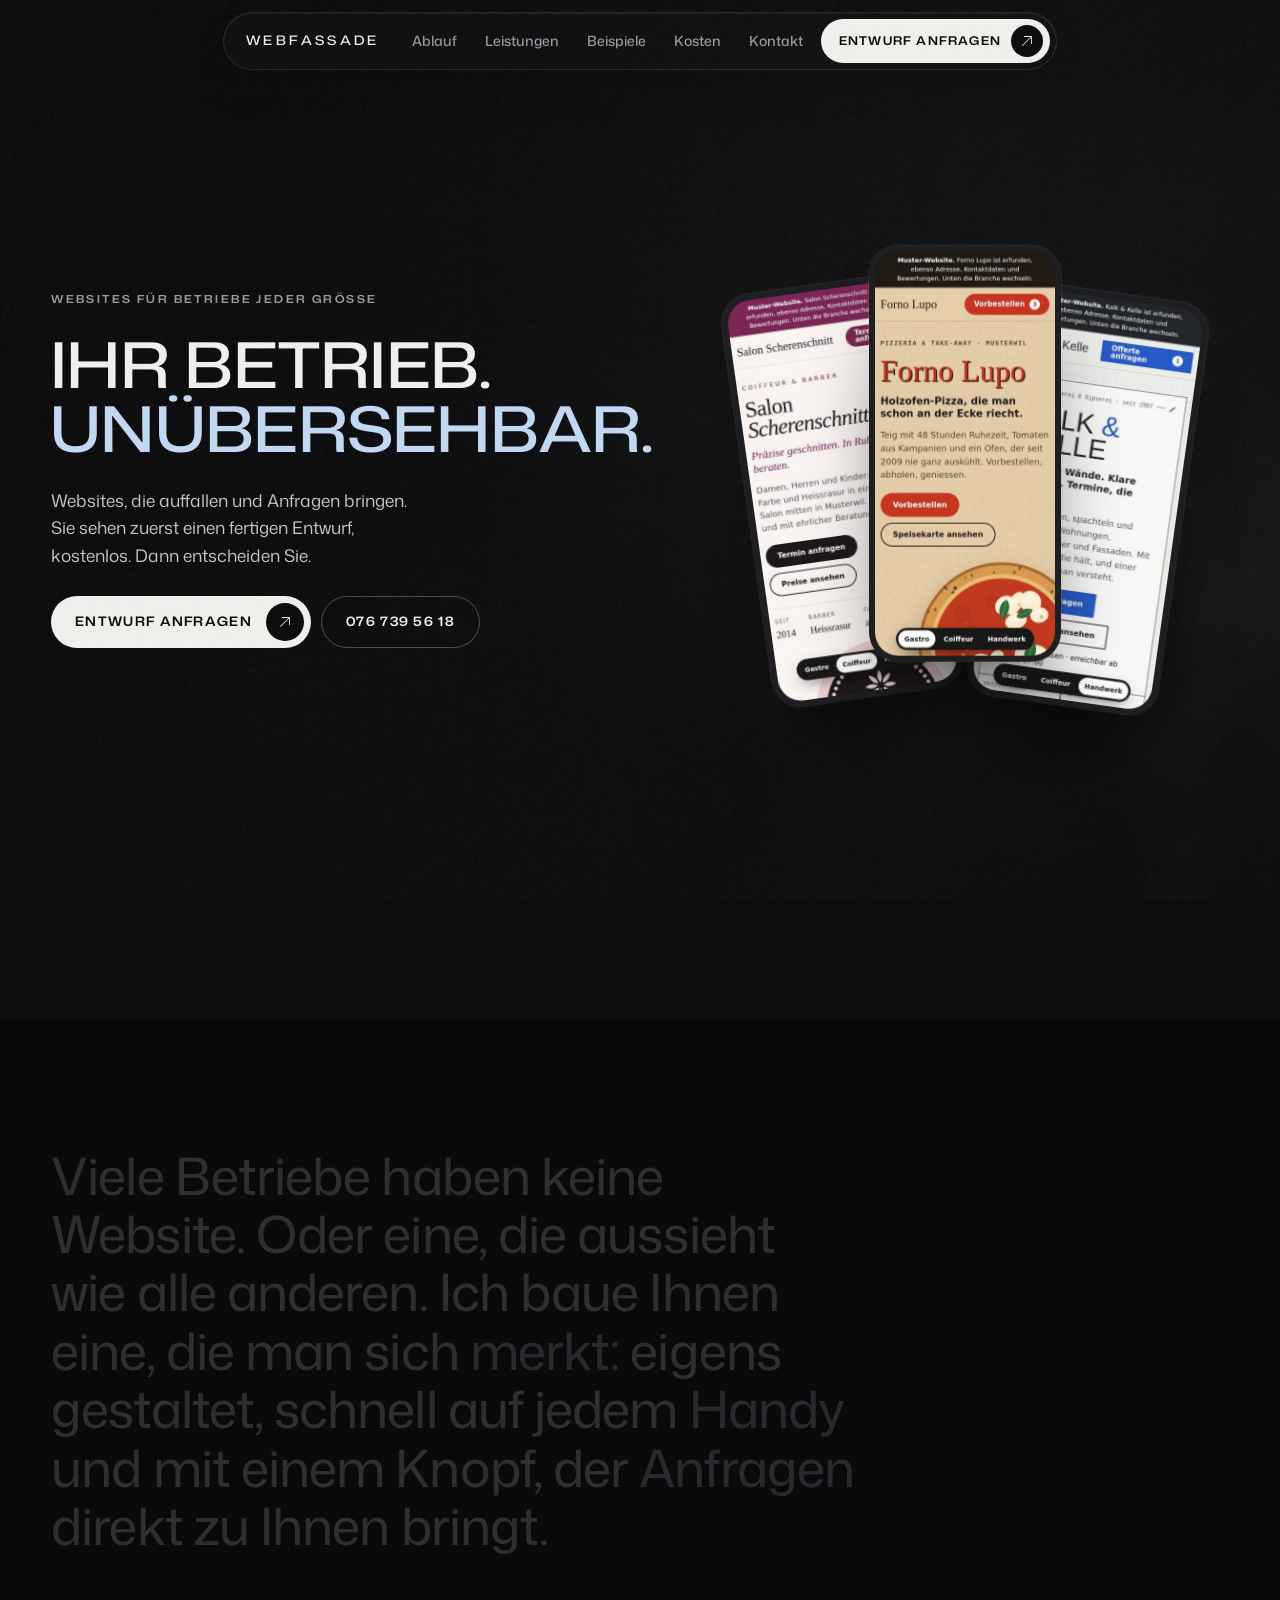
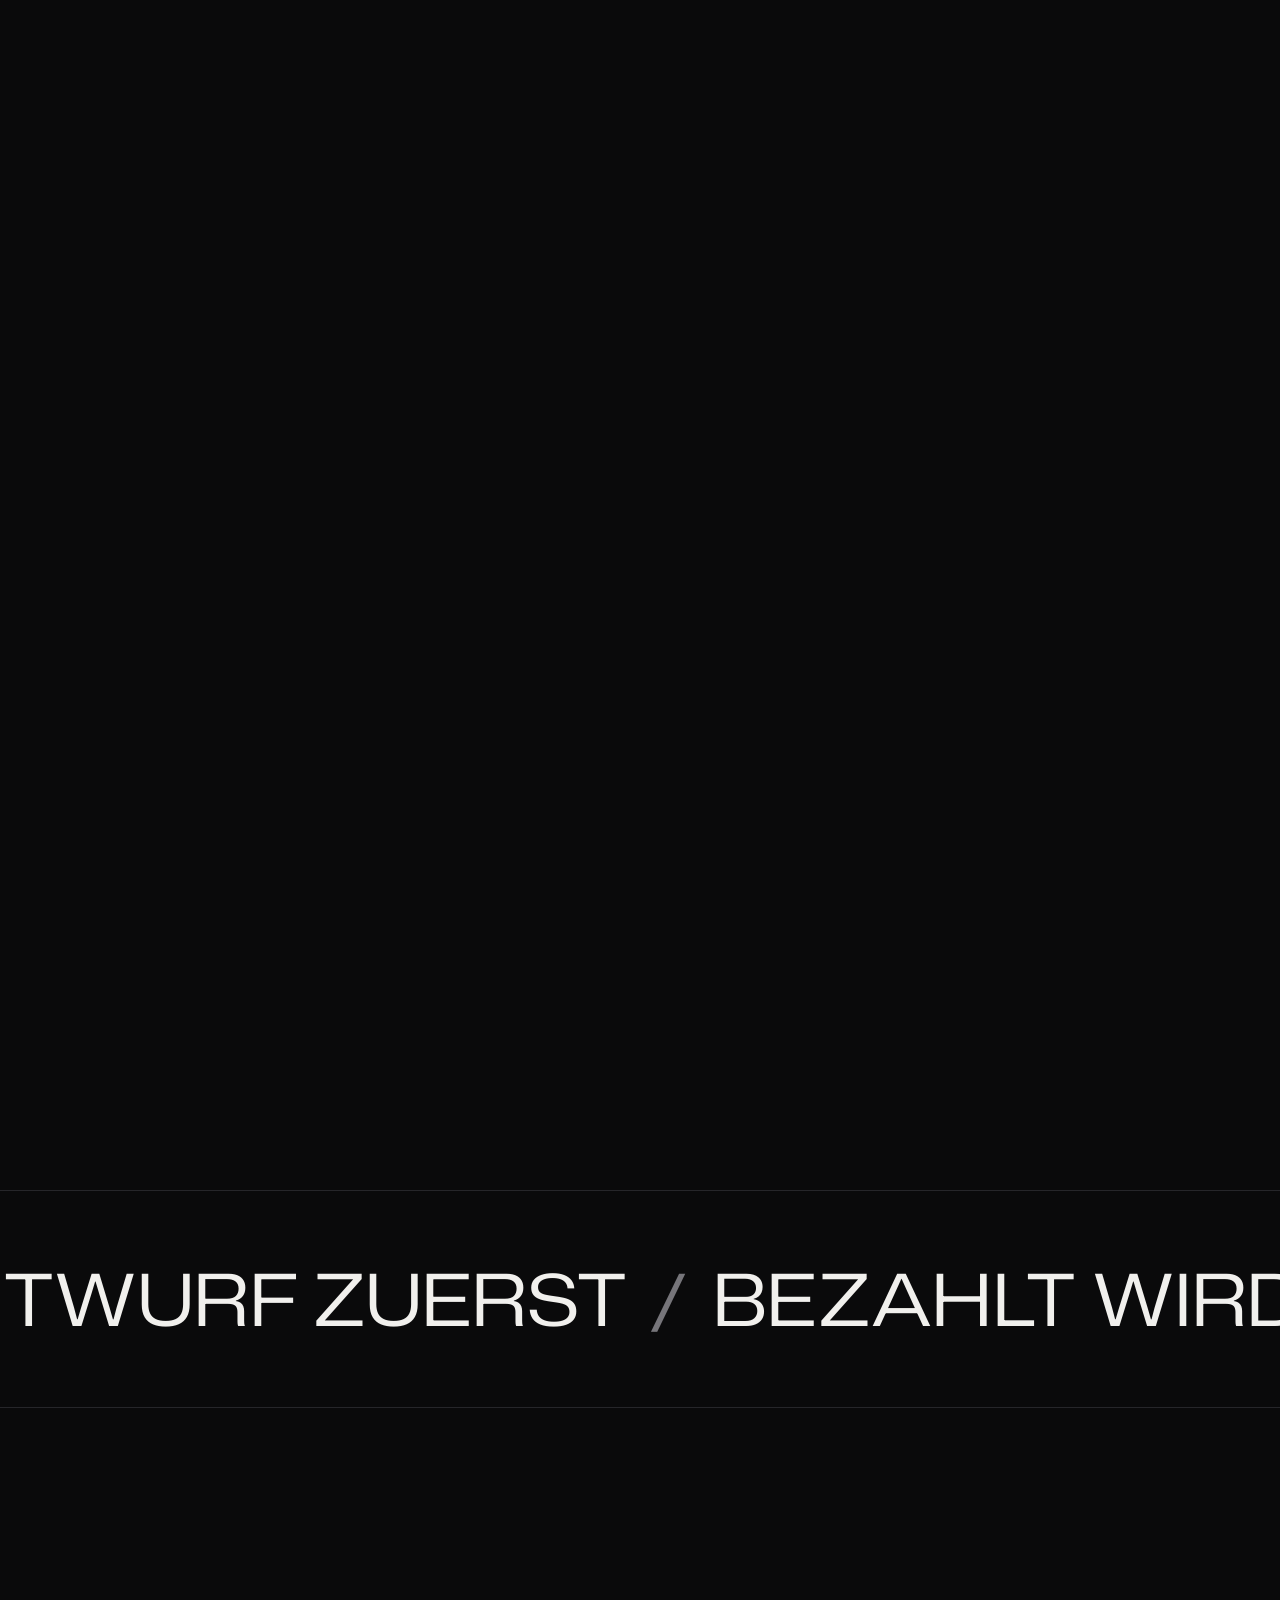
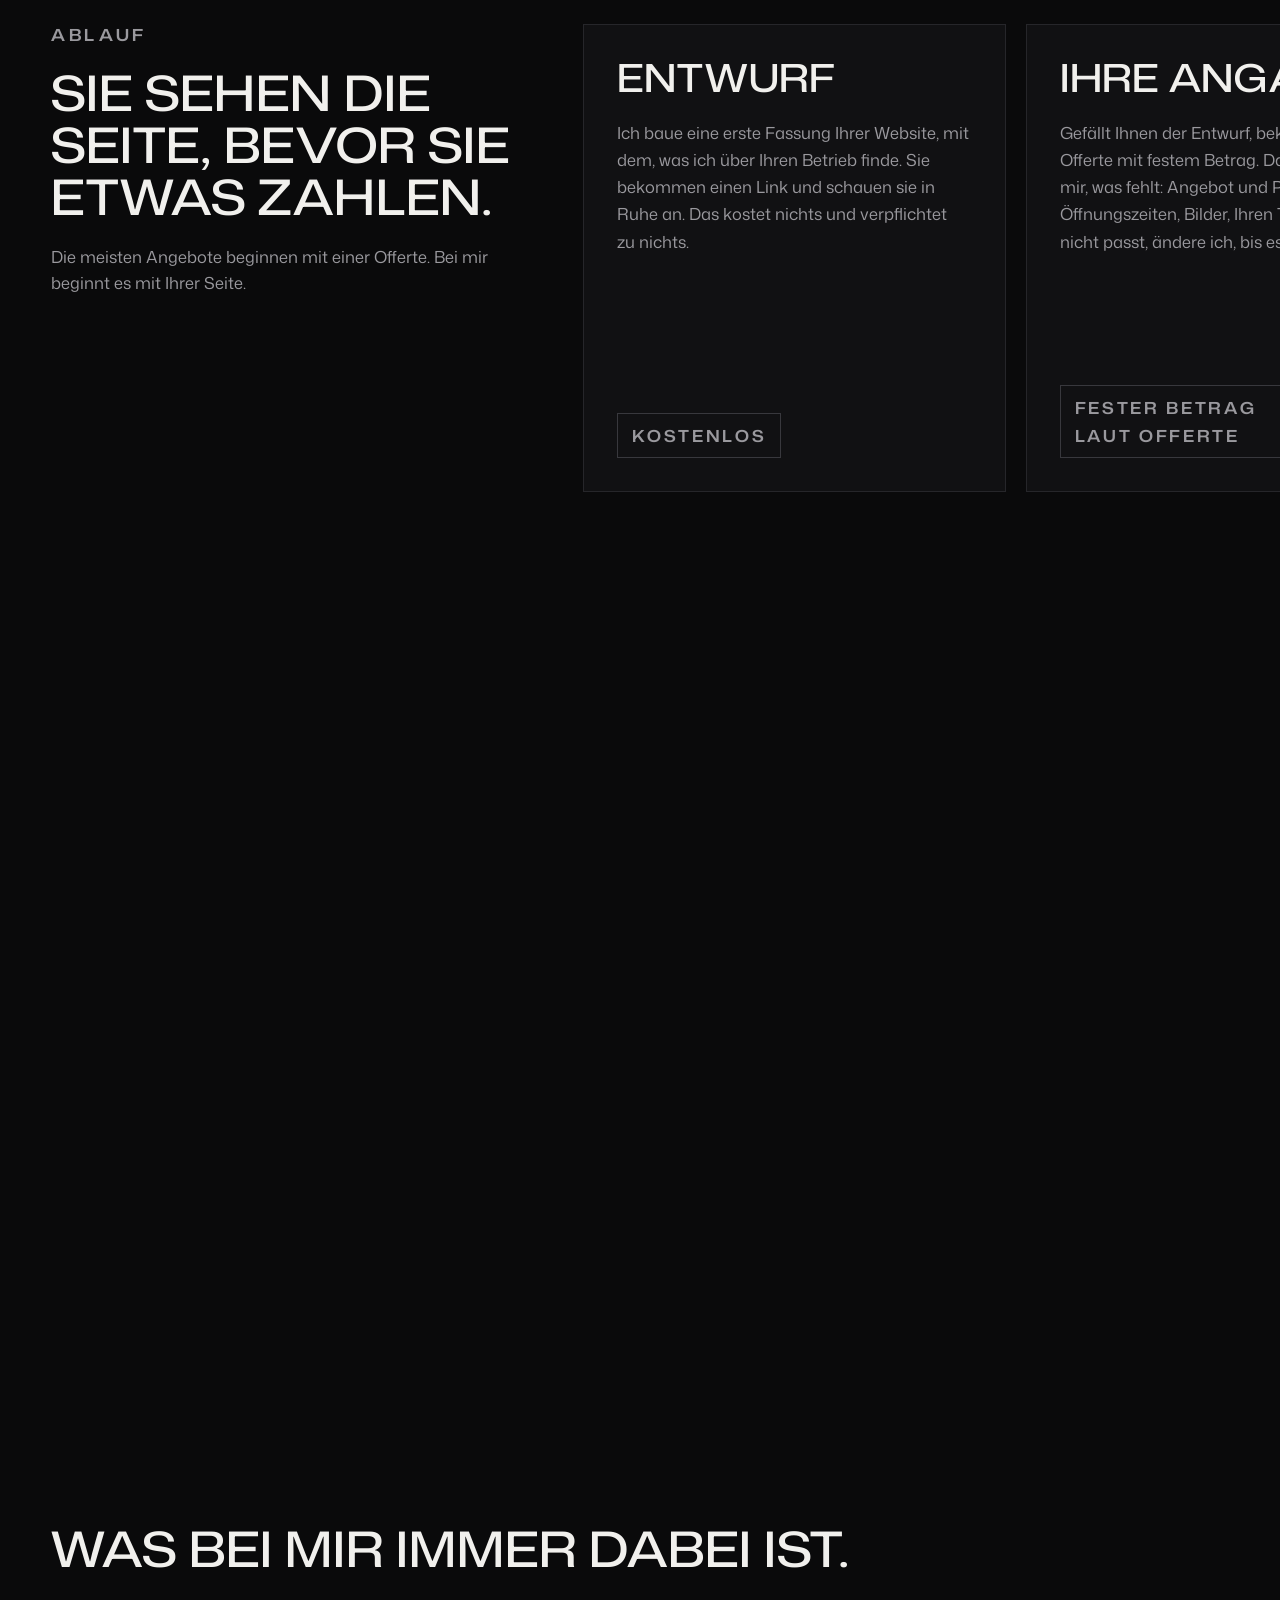
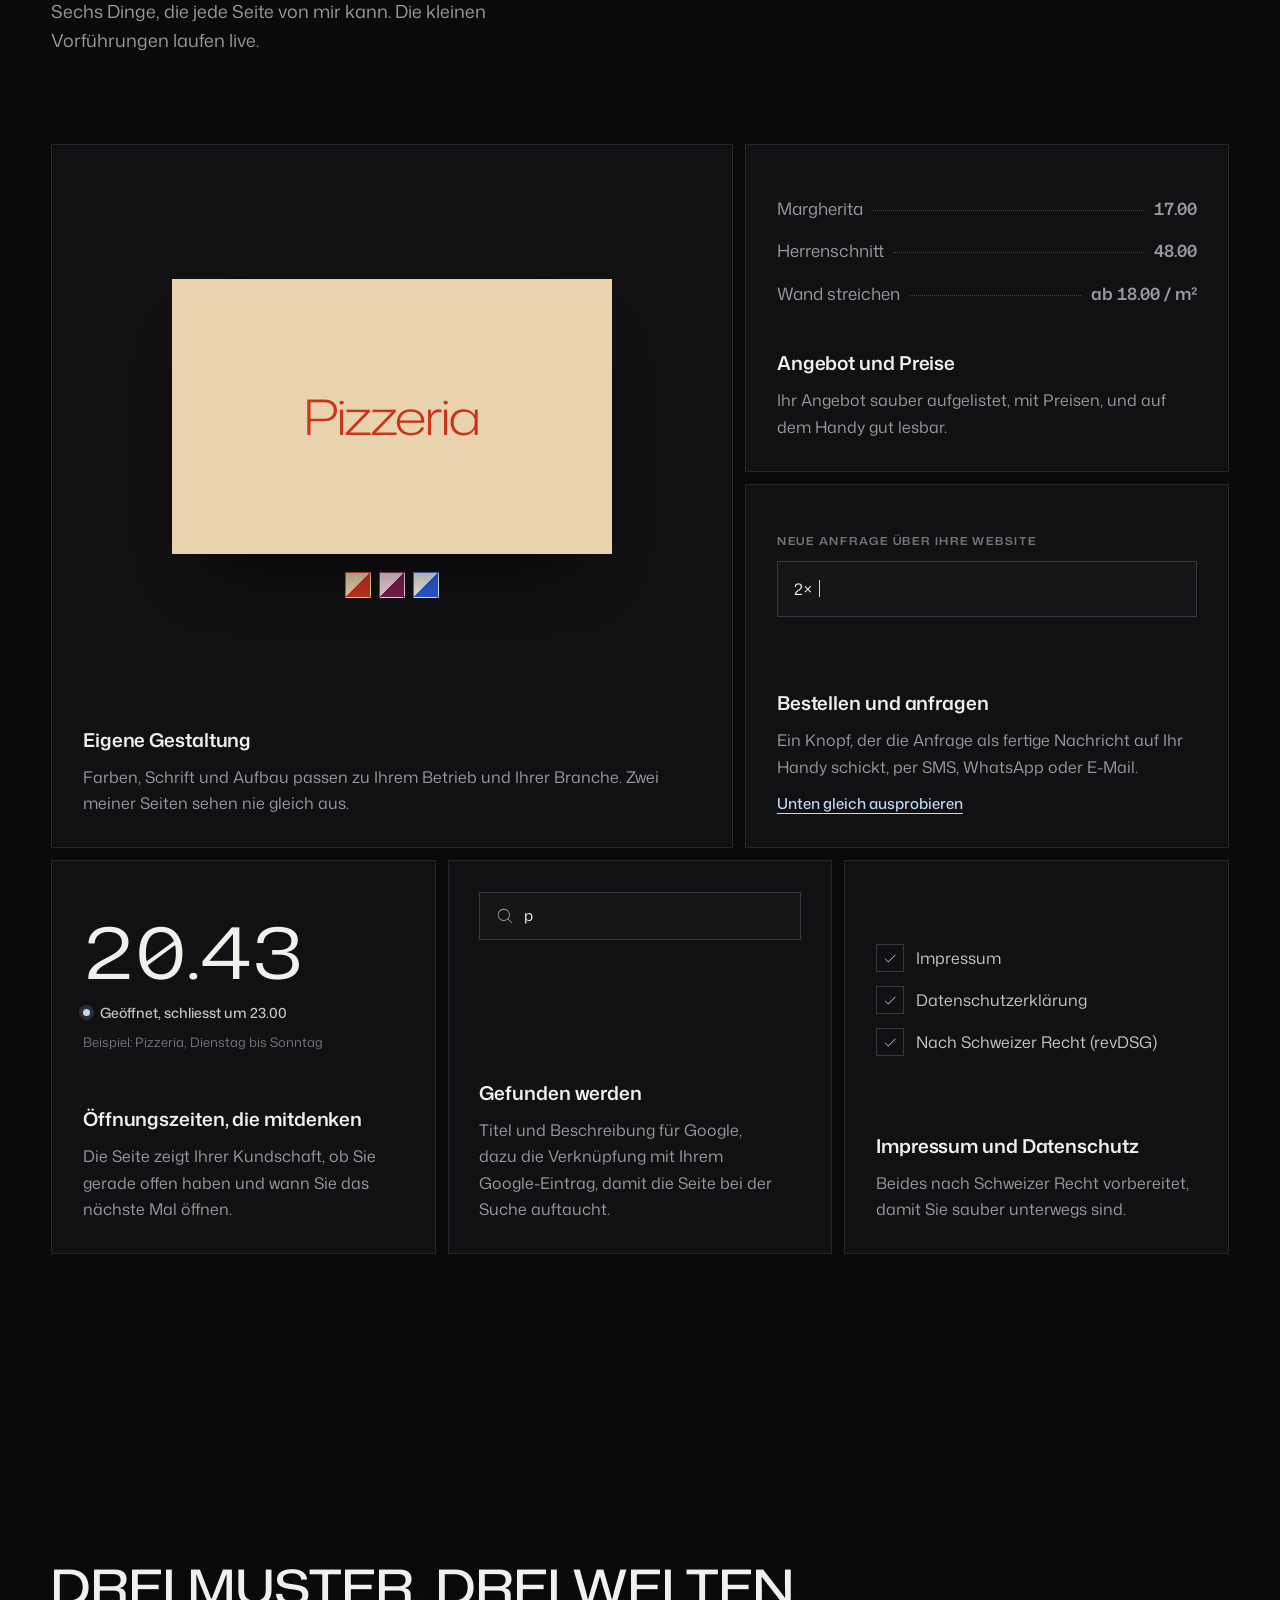
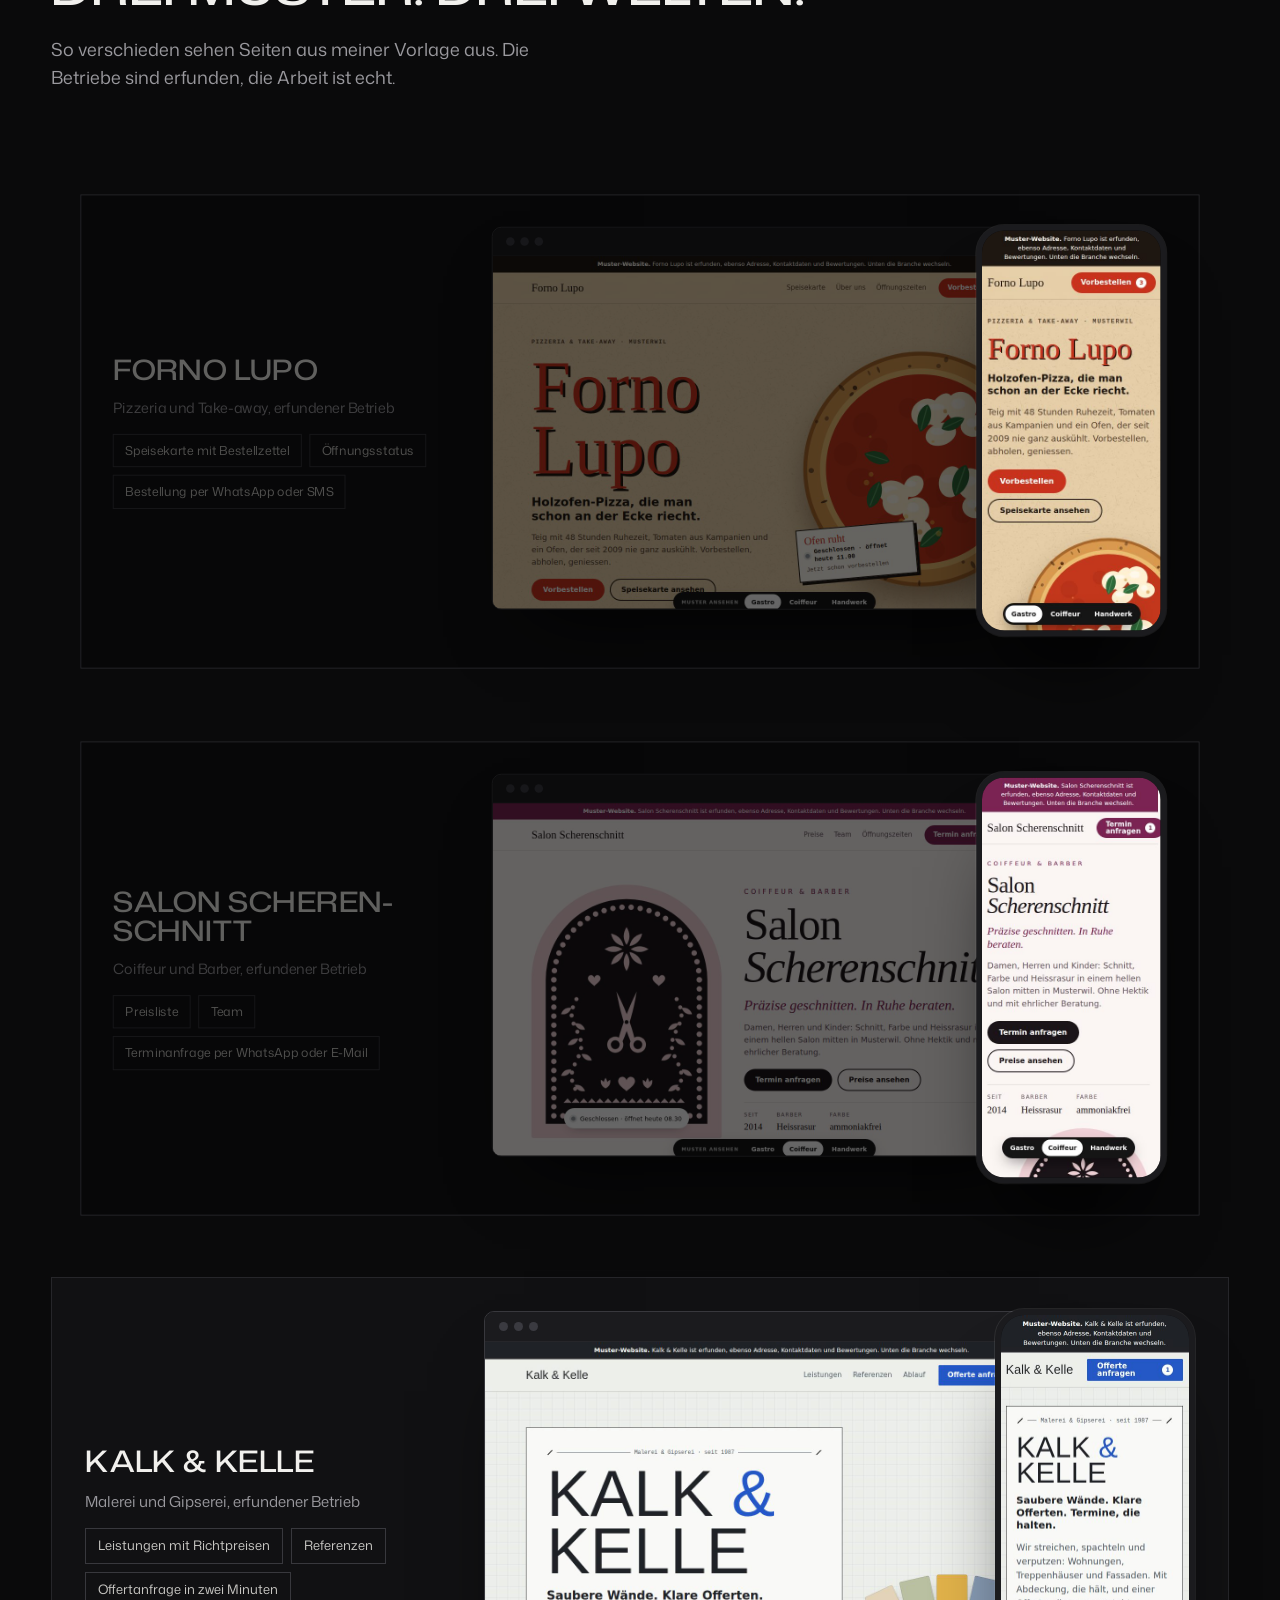
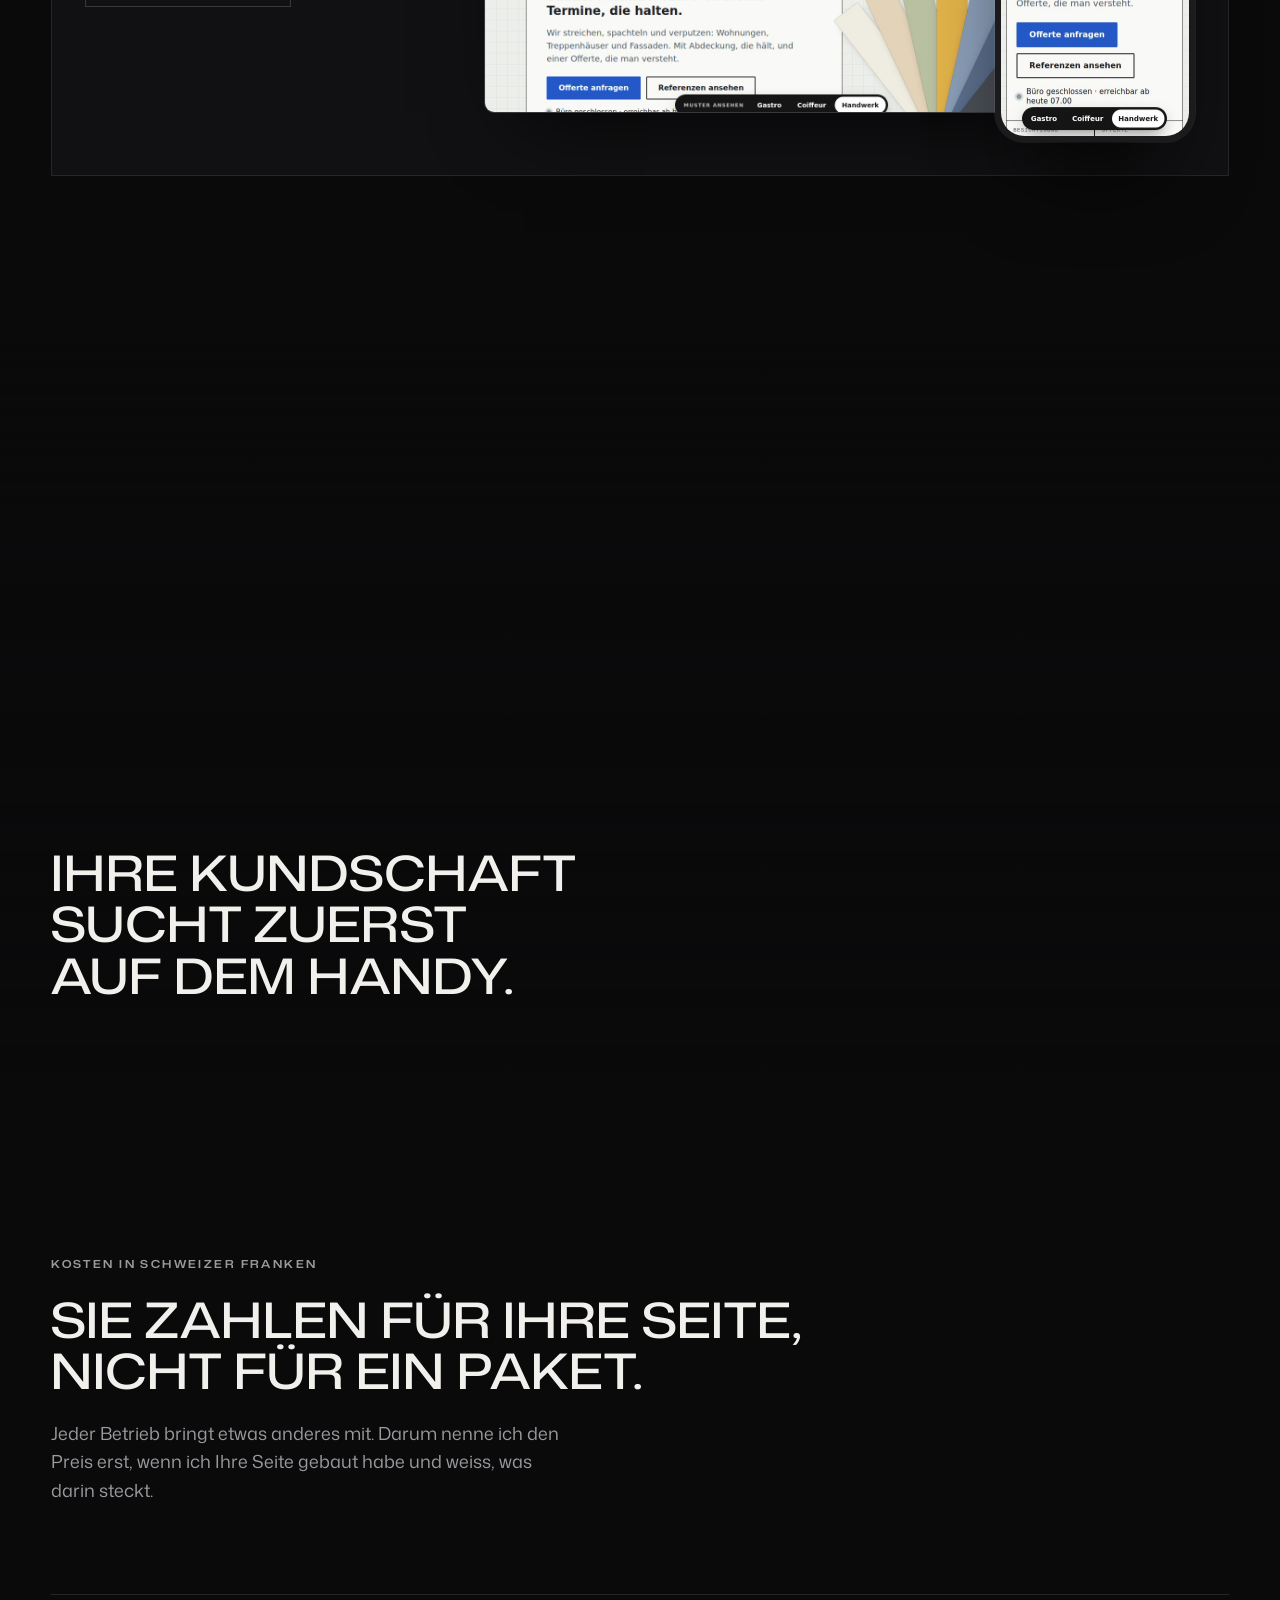
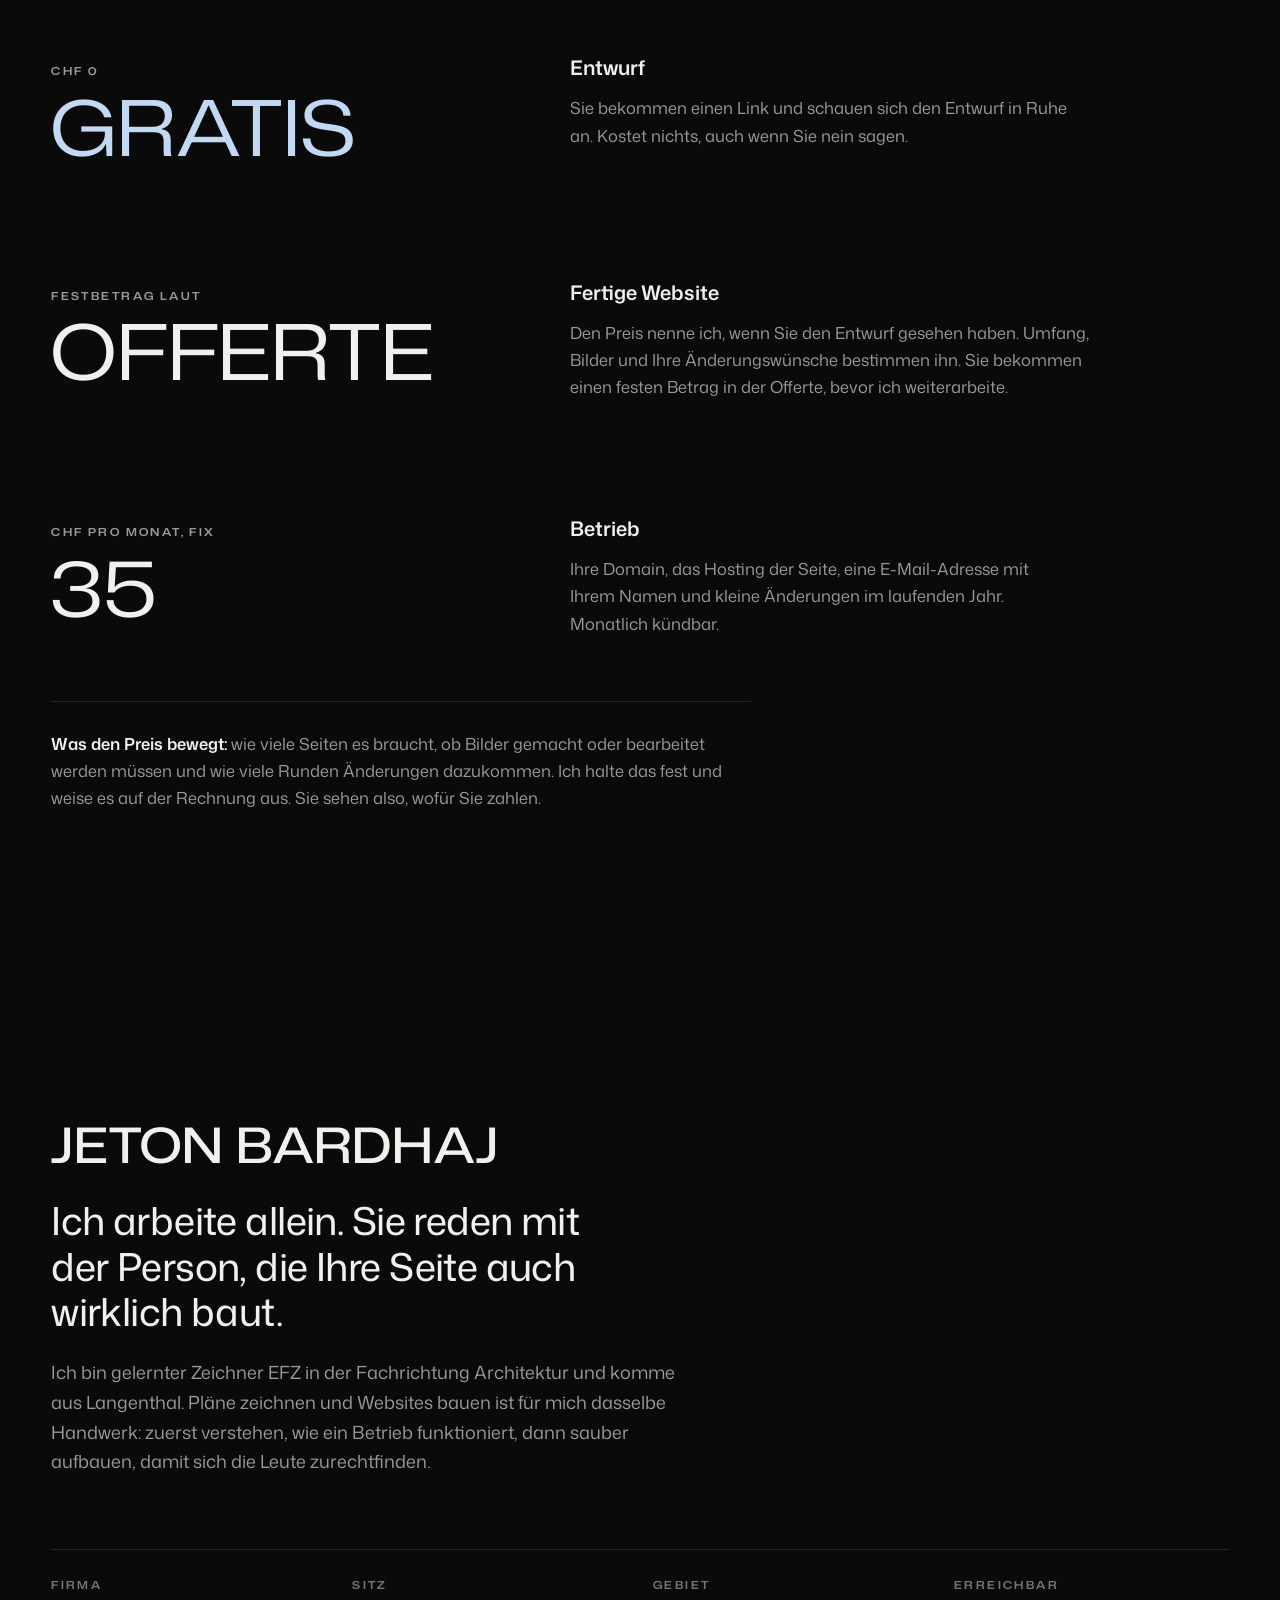
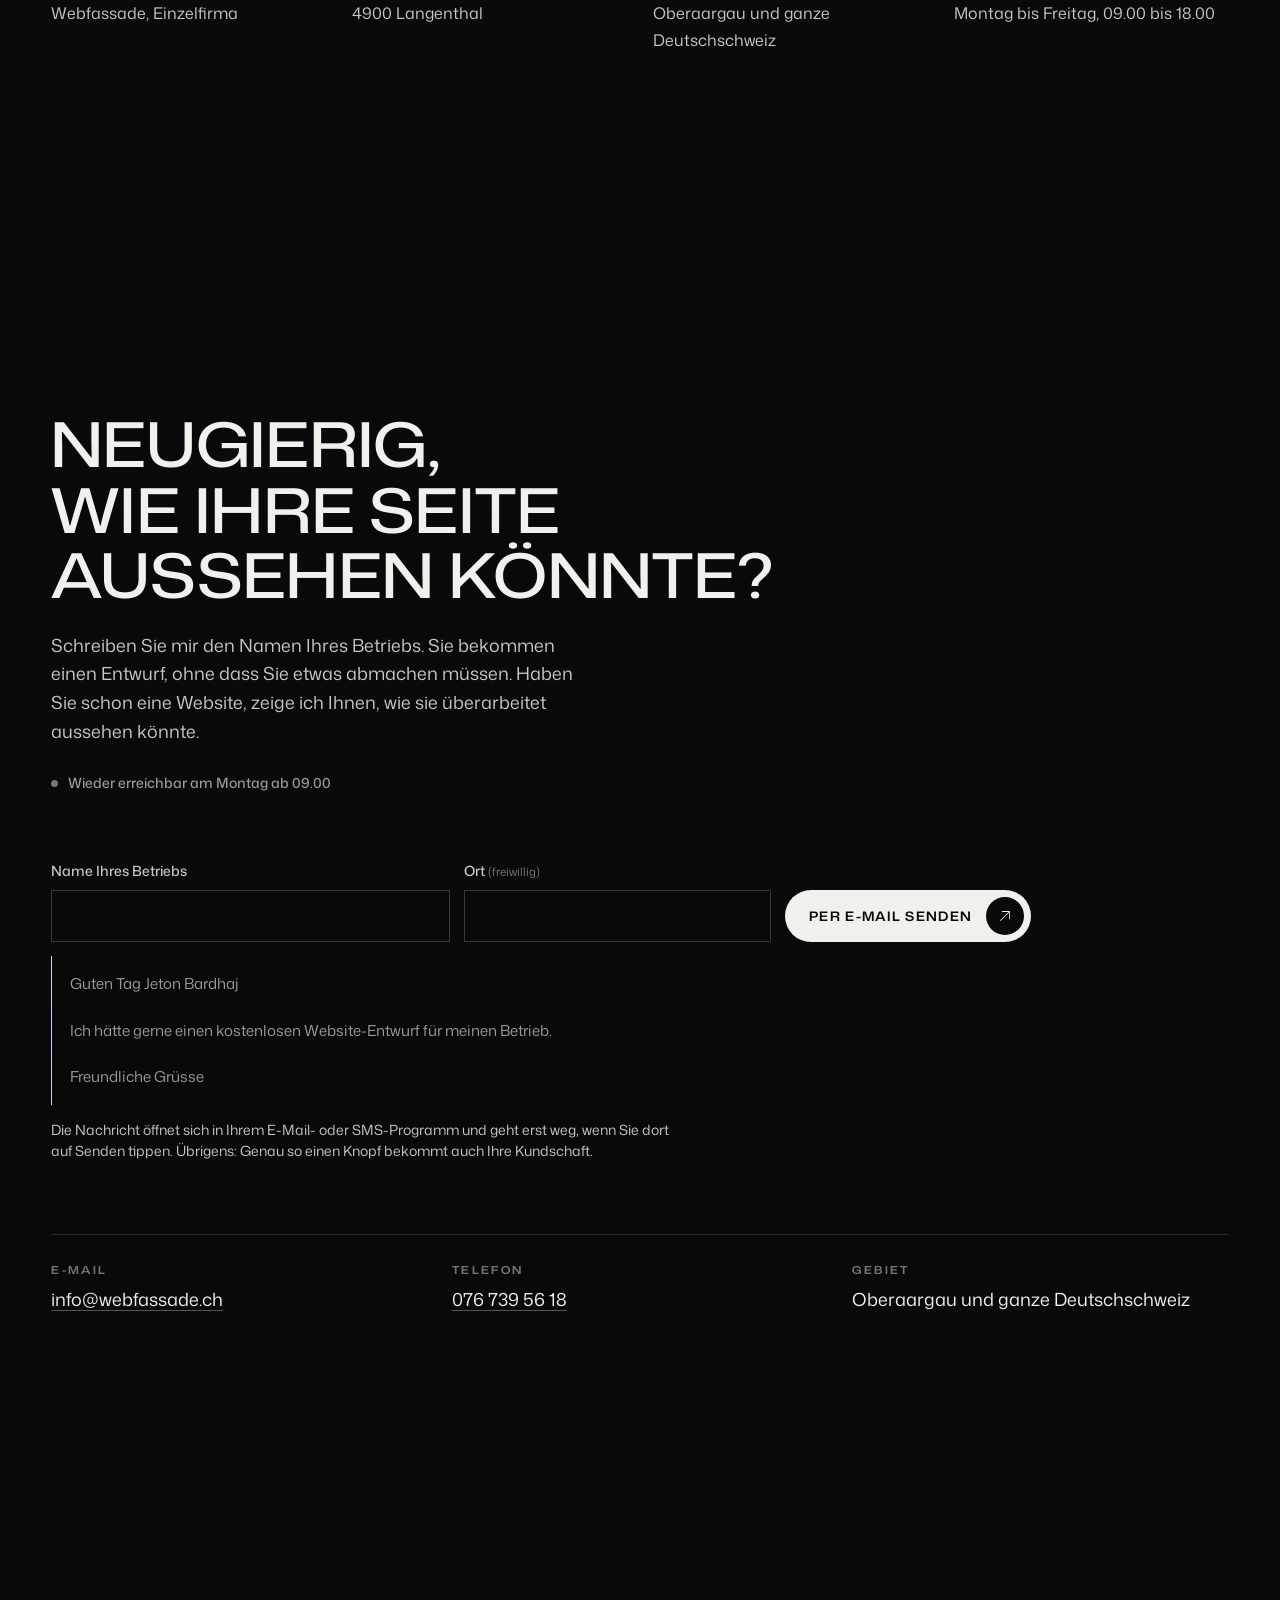
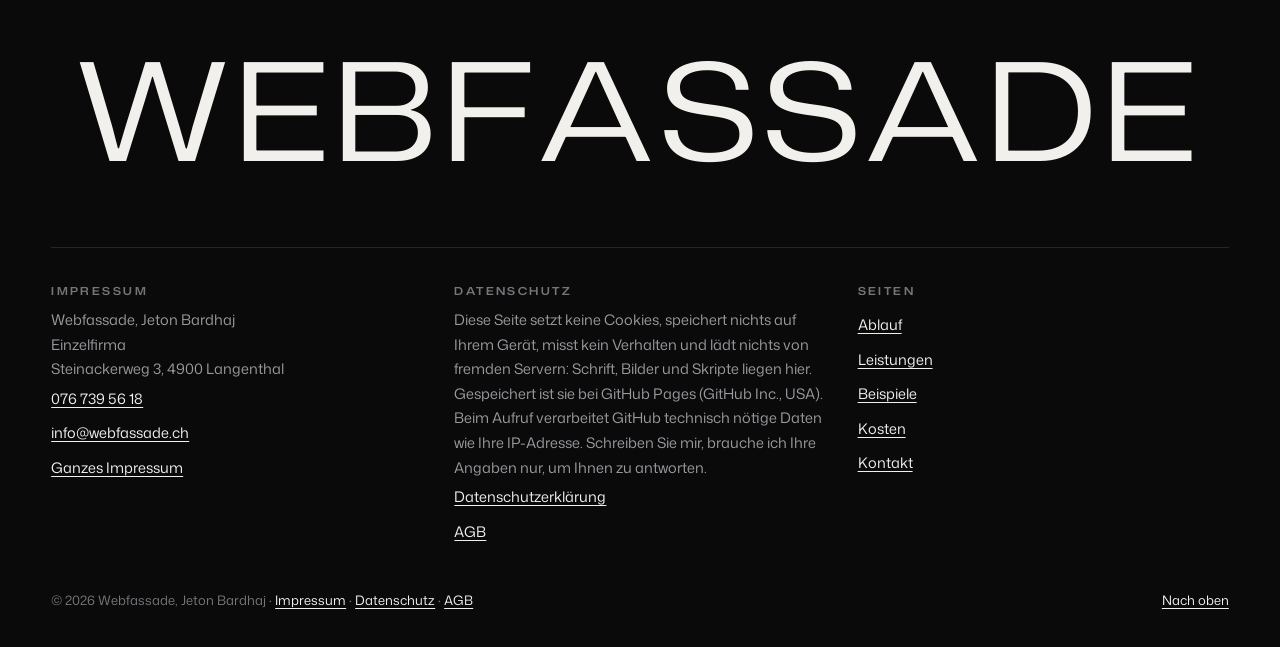
<file: index.html>
<!doctype html>
<html lang="de-CH">
<head>
<meta charset="utf-8">
<meta name="viewport" content="width=device-width, initial-scale=1, viewport-fit=cover">
<title>Webfassade · Websites für Betriebe jeder Grösse</title>
<meta name="description" content="Websites für Betriebe jeder Grösse in der Deutschschweiz. Auffällig, schnell auf jedem Handy, mit Anfragen direkt zu Ihnen. Zuerst sehen Sie einen kostenlosen Entwurf.">
<link rel="canonical" href="https://webfassade.ch/">
<meta name="theme-color" content="#0A0A0B">
<meta property="og:type" content="website">
<meta property="og:url" content="https://webfassade.ch/">
<meta property="og:site_name" content="Webfassade">
<meta property="og:locale" content="de_CH">
<meta property="og:title" content="Webfassade · Ihr Betrieb. Unübersehbar.">
<meta property="og:description" content="Websites für Betriebe jeder Grösse. Zuerst sehen Sie einen kostenlosen Entwurf, erst danach entscheiden Sie.">
<meta property="og:image" content="https://webfassade.ch/vorschau.png">
<meta property="og:image:width" content="1200">
<meta property="og:image:height" content="630">
<meta property="og:image:alt" content="Ihr Betrieb. Unübersehbar. Webfassade, Websites für Betriebe jeder Grösse.">
<meta name="twitter:card" content="summary_large_image">
<link rel="icon" href="data:image/svg+xml,%3Csvg xmlns='http://www.w3.org/2000/svg' viewBox='0 0 32 32'%3E%3Crect width='32' height='32' fill='%230A0A0B'/%3E%3Cpath d='M6 9l4.5 14L16 12l5.5 11L26 9' fill='none' stroke='%23F1F0ED' stroke-width='2.4' stroke-linejoin='round' stroke-linecap='round'/%3E%3C/svg%3E">
<link rel="preload" href="schriften/mona-sans.woff2" as="font" type="font/woff2" crossorigin>
<script type="application/ld+json">
{"@context":"https://schema.org","@type":"ProfessionalService","name":"Webfassade","description":"Websites für Betriebe jeder Grösse im Oberaargau und in der ganzen Deutschschweiz","url":"https://webfassade.ch/","email":"info@webfassade.ch","telephone":"+41 76 739 56 18","founder":{"@type":"Person","name":"Jeton Bardhaj"},"address":{"@type":"PostalAddress","postalCode":"4900","addressLocality":"Langenthal","addressCountry":"CH"},"areaServed":["Oberaargau","Deutschschweiz"],"openingHoursSpecification":[{"@type":"OpeningHoursSpecification","dayOfWeek":["Monday","Tuesday","Wednesday","Thursday","Friday"],"opens":"09:00","closes":"18:00"}]}
</script>
<script>document.documentElement.className = 'js' + ('IntersectionObserver' in window ? ' io' : '') + (matchMedia('(prefers-reduced-motion: reduce)').matches ? '' : ' bewegt');</script>
<style>
/* Webfassade · Jeton Bardhaj, Langenthal
   Gestaltung: siehe DESIGN.md. Kino-Schwarz, monochrom, ein einziger Akzent (Eisblau).
   Formregel: Knöpfe sind Pillen, alle Flächen, Bilder und Felder sind eckig; Geräte behalten ihre Rundung.
   Ebenen (z-index): 0 Licht, 1 Inhalt, 45 Menü, 50 Navigation, 70 Korn, 100 Sprunglink.
   Schrift: Mona Sans (SIL OFL 1.1), Lenis (MIT), Symbole: Phosphor Icons light (MIT). Alles liegt auf dieser Seite. */
@font-face{font-family:'Mona Sans';src:url(schriften/mona-sans.woff2) format('woff2');font-weight:200 900;font-stretch:75% 125%;font-style:normal;font-display:swap}
:root{
  --grund:#0A0A0B; --flaeche:#111113; --karte:#161618; --linie:#26262A; --linie-2:#38383D;
  --weiss:#F1F0ED; --text:#C8C7C3; --grau:#9A999E; --grau-2:#76757A;
  --eis:#C3D9F3;
  --weich:cubic-bezier(.32,.72,0,1); --schnell:cubic-bezier(.16,1,.3,1);
  --schrift:'Mona Sans',system-ui,sans-serif;
  --rand:clamp(16px,4vw,56px);
  color-scheme:dark;
}
*,*::before,*::after{box-sizing:border-box}
html{-webkit-text-size-adjust:100%;background:var(--grund);scroll-padding-top:96px}
html.lenis,html.lenis body{height:auto}
.lenis.lenis-stopped{overflow:clip}
.lenis [data-lenis-prevent]{overscroll-behavior:contain}
body{margin:0;color:var(--text);background:var(--grund);font:400 17px/1.65 var(--schrift);-webkit-font-smoothing:antialiased;-moz-osx-font-smoothing:grayscale}
@media (min-width:760px){body{font-size:18px}}
h1,h2,h3,p,ul,ol,dl,dd,figure{margin:0}
ul,ol{padding:0;list-style:none}
h1,h2,h3{color:var(--weiss);text-wrap:balance}
p{text-wrap:pretty}
a{color:inherit}
img{display:block;max-width:100%;height:auto}
svg{display:block}
::selection{background:var(--eis);color:var(--grund)}
:focus-visible{outline:2px solid var(--eis);outline-offset:4px}
.unsichtbar{position:absolute;width:1px;height:1px;margin:-1px;padding:0;overflow:hidden;clip:rect(0 0 0 0);white-space:nowrap;border:0}
.sprung{position:fixed;left:16px;top:-80px;z-index:100;padding:12px 20px;border-radius:999px;background:var(--weiss);color:var(--grund);font-weight:600;text-decoration:none}
.sprung:focus{top:16px}
.innen{width:100%;max-width:1320px;margin-inline:auto;padding-inline:var(--rand)}
main,.fuss{position:relative;z-index:1}
.ico{width:18px;height:18px;fill:currentColor}

/* Licht im Hintergrund (WebGL), ruhiger Rückfall ohne WebGL, feines Korn */
#licht{position:fixed;left:0;top:0;z-index:0;display:block;width:100%;height:100vh;height:100lvh;pointer-events:none}
body::before{content:"";position:fixed;inset:0;z-index:0;pointer-events:none;background:radial-gradient(60% 50% at 78% 20%,rgb(195 217 243 / .08),transparent 70%)}
.webgl body::before{display:none}
body::after{content:"";position:fixed;inset:-120px;z-index:70;pointer-events:none;opacity:.05;background-image:url("data:image/svg+xml,%3Csvg xmlns='http://www.w3.org/2000/svg' width='180' height='180'%3E%3Cfilter id='k'%3E%3CfeTurbulence type='fractalNoise' baseFrequency='.9' numOctaves='3' stitchTiles='stitch'/%3E%3C/filter%3E%3Crect width='100%25' height='100%25' filter='url(%23k)'/%3E%3C/svg%3E")}
.bewegt body::after{animation:korn 1s steps(5) infinite}
@keyframes korn{0%,100%{transform:translate(0,0)}20%{transform:translate(-40px,25px)}40%{transform:translate(30px,-45px)}60%{transform:translate(-20px,50px)}80%{transform:translate(45px,15px)}}

/* Schrift: Anzeige breit, Versalien, leicht gesperrt (nach Bugatti), Fliesstext ruhig */
.label{font-size:11px;line-height:1.3;font-weight:600;font-stretch:125%;letter-spacing:.22em;text-transform:uppercase;color:var(--grau)}
h2{font-size:clamp(28px,3.8vw,56px);line-height:1.06;font-weight:500;font-stretch:125%;letter-spacing:.02em;text-transform:uppercase;hyphens:manual}
h3{font-weight:600}
.lead{max-width:48ch;font-size:clamp(17px,1.4vw,20px);line-height:1.6;color:var(--grau)}
.kopf-block{display:grid;gap:22px;justify-items:start;margin-bottom:clamp(48px,7vw,96px)}
.abschnitt{position:relative;padding:clamp(96px,12vw,168px) 0}
.status{display:inline-flex;align-items:center;gap:10px;font-size:14px;font-weight:500;color:var(--grau)}
.status::before{content:"";flex:none;width:7px;height:7px;border-radius:50%;background:var(--grau-2)}
.status.offen{color:var(--text)}
.status.offen::before{background:var(--eis);box-shadow:0 0 0 4px rgb(195 217 243 / .14)}

/* Knöpfe: Pille, Pfeil im eigenen Kreis, Text rollt beim Überfahren */
.knopf{display:inline-flex;align-items:center;gap:14px;height:52px;padding:0 7px 0 24px;border-radius:999px;background:var(--weiss);color:var(--grund);font-size:13px;font-weight:600;font-stretch:118%;letter-spacing:.1em;text-transform:uppercase;text-decoration:none;white-space:nowrap;cursor:pointer;transition:transform .6s var(--weich),background-color .4s var(--weich)}
.knopf:hover{background:#DDE3EA}
.knopf:active{transform:scale(.98)}
.knopf i{display:grid;place-items:center;flex:none;width:38px;height:38px;border-radius:50%;background:var(--grund);color:var(--weiss);transition:transform .6s var(--weich)}
.knopf:hover i{transform:translate(2px,-2px) scale(1.06)}
.knopf-linie{display:inline-flex;align-items:center;gap:10px;height:52px;padding:0 24px;border-radius:999px;border:1px solid rgb(241 240 237 / .28);color:var(--weiss);font-size:13px;font-weight:600;font-stretch:118%;letter-spacing:.1em;text-transform:uppercase;text-decoration:none;white-space:nowrap;transition:background-color .4s var(--weich),border-color .4s var(--weich)}
.knopf-linie:hover{background:rgb(241 240 237 / .08);border-color:rgb(241 240 237 / .5)}
.rolle{display:block;height:1.35em;line-height:1.35em;overflow:hidden}
.rolle span{display:block;transition:transform .6s var(--weich)}
a:hover>.rolle span,button:hover>.rolle span{transform:translateY(-100%)}

/* Navigation: schwebende Glasinsel */
.insel{position:fixed;top:12px;left:50%;z-index:50;display:flex;align-items:center;gap:4px;width:max-content;max-width:calc(100% - 20px);padding:6px 6px 6px 22px;border-radius:999px;border:1px solid rgb(255 255 255 / .1);background:rgb(17 17 19 / .55);-webkit-backdrop-filter:blur(18px) saturate(1.4);backdrop-filter:blur(18px) saturate(1.4);box-shadow:inset 0 1px 0 rgb(255 255 255 / .06),0 20px 50px -24px rgb(0 0 0 / .8);transform:translateX(-50%)}
@media (prefers-reduced-transparency:reduce){.insel{background:#111113;-webkit-backdrop-filter:none;backdrop-filter:none}}
.bewegt .insel{animation:insel 1s var(--schnell) .1s both}
@keyframes insel{from{opacity:0;transform:translate(-50%,-20px)}}
.marke{margin-right:auto;padding-right:14px;color:var(--weiss);font-size:13px;font-weight:500;font-stretch:125%;letter-spacing:.26em;text-transform:uppercase;text-decoration:none;white-space:nowrap}
.navi{display:none}
.navi a{padding:10px 14px;border-radius:999px;color:var(--grau);font-size:14px;font-weight:500;text-decoration:none;transition:color .3s var(--weich),background-color .3s var(--weich)}
.navi a:hover{color:var(--weiss);background:rgb(255 255 255 / .06)}
.insel .status{display:none;padding:0 12px;font-size:12.5px}
.insel .knopf{display:none;height:44px;padding-left:18px;gap:10px;font-size:12px}
.insel .knopf i{width:32px;height:32px}
.rund{display:grid;place-items:center;flex:none;width:44px;height:44px;padding:0;border-radius:50%;border:1px solid rgb(255 255 255 / .12);background:rgb(255 255 255 / .04);color:var(--weiss);cursor:pointer;transition:background-color .3s var(--weich)}
.rund:hover{background:rgb(255 255 255 / .1)}
.menue-knopf{display:flex;flex-direction:column;align-items:center;justify-content:center;gap:5px}
.menue-knopf span{display:block;width:16px;height:1.5px;background:currentColor;transition:transform .5s var(--weich)}
.menue-offen .menue-knopf span:first-child{transform:translateY(3.25px) rotate(45deg)}
.menue-offen .menue-knopf span:last-child{transform:translateY(-3.25px) rotate(-45deg)}
@media (min-width:760px){.insel .knopf{display:inline-flex}.anruf{display:none}}
@media (min-width:1080px){.navi{display:flex}.menue-knopf{display:none}}
@media (min-width:1320px){.insel .status{display:inline-flex}}

.menue{position:fixed;inset:0;z-index:45;display:grid;align-content:center;gap:44px;padding:110px var(--rand) 40px;background:rgb(10 10 11 / .9);-webkit-backdrop-filter:blur(24px);backdrop-filter:blur(24px);opacity:0;transition:opacity .45s var(--weich)}
.menue[hidden]{display:none}
.menue.offen{opacity:1}
.menue nav{display:grid;gap:4px}
.menue nav a{color:var(--weiss);font-size:clamp(30px,9vw,64px);line-height:1.1;font-weight:500;font-stretch:125%;letter-spacing:.02em;text-transform:uppercase;text-decoration:none;opacity:0;transform:translateY(36px);transition:opacity .7s var(--schnell),transform .8s var(--schnell);transition-delay:calc(var(--i) * 60ms)}
.menue.offen nav a{opacity:1;transform:none}
.menue-fuss{display:grid;gap:6px;color:var(--grau);font-size:17px}
.menue-fuss a{text-decoration:none}

/* Start: Text links, drei echte Muster rechts */
.hero{position:relative;display:grid;align-items:center;min-height:100vh;min-height:100svh;padding:112px 0 72px}
.hero .innen{display:grid;gap:56px}
@media (min-width:1000px){.hero .innen{grid-template-columns:minmax(0,1.08fr) minmax(0,.92fr);align-items:center;gap:32px}}
.hero-text{display:grid;gap:26px;justify-items:start}
/* «Unübersehbar.» braucht 9,6 × Schriftgrösse an Breite: so passt es in jede Spalte */
.riesig{font-size:clamp(28px,9vw,72px);line-height:1.02;font-weight:500;font-stretch:125%;letter-spacing:.02em;text-transform:uppercase}
@media (min-width:1000px){.riesig{font-size:clamp(44px,4.9vw,64px)}}
.riesig .zeile{display:block;overflow:hidden;padding-top:.1em;margin-top:-.1em}
.riesig .w{display:inline-block;white-space:nowrap}
.riesig .b{display:inline-block}
.riesig .zeile:last-child{color:var(--eis)}
.bewegt .riesig .b{transform:translateY(110%);animation:hoch 1.2s var(--schnell) forwards;animation-delay:calc(.25s + var(--i) * 28ms)}
@keyframes hoch{to{transform:none}}
.unterzeile{max-width:34ch;font-size:clamp(17px,1.35vw,20px);line-height:1.6;color:var(--text)}
.aktionen{display:flex;flex-wrap:wrap;gap:10px}
.bewegt .hero-text>:not(.riesig){opacity:0;transform:translateY(18px);animation:auf 1s var(--schnell) forwards}
.bewegt .hero-text>.label{animation-delay:.1s}
.bewegt .hero-text>.unterzeile{animation-delay:.85s}
.bewegt .hero-text>.aktionen{animation-delay:1s}
@keyframes auf{to{opacity:1;transform:none}}
.hero-bild{position:relative;height:clamp(300px,92vw,440px);perspective:1400px}
@media (min-width:1000px){.hero-bild{height:clamp(420px,64vh,640px)}}
.handys{position:absolute;inset:0;transform-style:preserve-3d;transform:rotateX(var(--kx,0deg)) rotateY(var(--ky,0deg));transition:transform .8s var(--weich)}
.handy{position:absolute;left:50%;top:50%;width:clamp(128px,15vw,224px);aspect-ratio:390/844;overflow:hidden;border-radius:clamp(20px,2.3vw,34px);border:clamp(5px,.5vw,8px) solid #1B1B1E;background:var(--grund);box-shadow:0 60px 90px -40px rgb(0 0 0 / .95),0 0 0 1px rgb(255 255 255 / .09);transform:translate(-50%,-50%) translate(calc(var(--x) * (1 + var(--s,0) * .35)),calc(var(--y) - var(--s,0) * 60px)) rotate(calc(var(--r) * (1 + var(--s,0) * .6)))}
.handy img{width:100%;height:100%;object-fit:cover;object-position:top}
.handy:nth-child(1){--x:-64%;--y:5%;--r:-8deg;z-index:1}
.handy:nth-child(2){--x:0%;--y:-4%;--r:0deg;z-index:2}
.handy:nth-child(3){--x:64%;--y:7%;--r:8deg;z-index:1}
.bewegt .handy{animation:handy-rein 1.4s var(--schnell) both}
.bewegt .handy:nth-child(1){animation-delay:.45s}
.bewegt .handy:nth-child(2){animation-delay:.3s}
.bewegt .handy:nth-child(3){animation-delay:.6s}
@keyframes handy-rein{from{opacity:0;transform:translate(-50%,-38%) rotate(0deg)}}

/* Idee: Wort für Wort beim Scrollen */
.manifest .klebt{padding:clamp(104px,14vw,180px) 0}
/* Nur auf grossen Bildschirmen bleibt der Abschnitt stehen; auf dem Handy scrollt er normal mit */
@media (min-width:760px){
  .bewegt .manifest{height:210vh}
  .bewegt .manifest .klebt{position:sticky;top:0;display:flex;align-items:center;min-height:100vh;padding:0}
}
.manifest-text{max-width:26ch;color:var(--weiss);font-size:clamp(28px,4vw,60px);line-height:1.14;font-weight:450;letter-spacing:-.018em}
.manifest-text em{font-style:normal;color:var(--eis)}
.bewegt .manifest-text .wort{opacity:clamp(.16,calc(.16 + (var(--p,0) - var(--k,0)) * 16),1)}

/* Laufband: ein einziges, reagiert auf Scrolltempo und Richtung */
.band{padding:clamp(40px,6vw,72px) 0;border-block:1px solid var(--linie);overflow:hidden;white-space:nowrap}
.band-spur{display:flex;width:max-content}
.band-spur>span{display:block;padding-right:.5em;color:var(--weiss);font-size:clamp(36px,5.6vw,88px);line-height:1;font-weight:400;font-stretch:125%;letter-spacing:.02em;text-transform:uppercase}
.band-spur i{font-style:normal;color:var(--grau-2);padding:0 .35em}

/* Ablauf: fährt seitwärts, auf dem Handy untereinander */
.ablauf{position:relative}
.ablauf .spur{display:grid;gap:14px;width:100%;max-width:1320px;margin-inline:auto;padding:clamp(104px,14vw,180px) var(--rand)}
.tafel-intro{display:grid;gap:22px;align-content:center;justify-items:start;padding-bottom:32px}
.tafel{display:flex;flex-direction:column;gap:22px;min-height:340px;padding:clamp(24px,2.6vw,40px);border:1px solid var(--linie);background:var(--flaeche)}
.tafel-intro.tafel{border:0;background:none;padding:0 0 32px;min-height:0}
.tafel h3{font-size:clamp(30px,3vw,46px);line-height:1;font-weight:500;font-stretch:125%;letter-spacing:.02em;text-transform:uppercase}
.tafel p{color:var(--grau);font-size:16.5px}
.marke-klein{align-self:flex-start;margin-top:auto;padding:8px 14px;border:1px solid var(--linie-2);color:var(--eis);font-size:11px;font-weight:600;font-stretch:118%;letter-spacing:.16em;text-transform:uppercase}
.fortschritt{display:none}
.quer .ablauf .klebt{position:sticky;top:0;display:flex;align-items:center;height:100vh;overflow:hidden}
.quer .ablauf .spur{display:flex;align-items:stretch;gap:20px;width:max-content;max-width:none;margin:0;padding:0 var(--rand);will-change:transform}
.quer .tafel{flex:none;width:clamp(360px,33vw,500px);min-height:min(52vh,470px)}
.quer .tafel-intro.tafel{width:clamp(400px,40vw,600px);padding:0 4vw 0 0}
.quer .fortschritt{position:absolute;left:var(--rand);right:var(--rand);bottom:44px;display:block;height:1px}
.fortschritt span{display:block;height:100%;background:var(--eis);transform:scaleX(0);transform-origin:left}

/* Leistungen: Bento mit kleinen Vorführungen */
.bento{display:grid;gap:12px}
@media (min-width:900px){.bento{grid-template-columns:repeat(12,minmax(0,1fr))}.b1{grid-column:span 7;grid-row:span 2}.b2,.b3{grid-column:span 5}.b4,.b5,.b6{grid-column:span 4}}
.zelle{position:relative;display:flex;flex-direction:column;gap:12px;min-height:300px;padding:clamp(22px,2.4vw,34px);overflow:hidden;border:1px solid var(--linie);background:var(--flaeche)}
.zelle::before{content:"";position:absolute;inset:0;pointer-events:none;opacity:0;background:radial-gradient(380px circle at var(--mx,50%) var(--my,50%),rgb(195 217 243 / .07),transparent 60%);transition:opacity .5s var(--weich)}
.zelle:hover::before{opacity:1}
.zelle h3{font-size:19px;line-height:1.25;letter-spacing:-.005em}
.zelle>p{color:var(--grau);font-size:16px}
.demo{position:relative;display:grid;align-content:center;flex:1;min-height:150px;margin-bottom:14px}
.probieren{align-self:flex-start;color:var(--eis);font-size:15px;font-weight:500;text-underline-offset:4px}
.demo-stil{justify-items:center;gap:18px;min-height:280px}
.stil-bild{position:relative;display:grid;place-items:center;width:min(100%,440px);aspect-ratio:16/10;background:#E9D3AE;color:#C8341C;box-shadow:0 40px 70px -40px rgb(0 0 0 / .9)}
.stil-bild span{position:absolute;inset:0;display:grid;place-items:center;font-size:clamp(32px,3.8vw,58px);line-height:1;opacity:0}
.stil-bild span:nth-child(1){opacity:1;font-weight:300;font-stretch:125%;letter-spacing:-.02em}
.stil-bild span:nth-child(2){font-weight:900;font-stretch:75%;text-transform:uppercase}
.stil-bild span:nth-child(3){font-weight:650;letter-spacing:-.03em}
.bewegt .stil-bild{animation:themen 9s var(--weich) infinite}
.bewegt .stil-bild span{animation:stil-wort 9s var(--weich) infinite}
.bewegt .stil-bild span:nth-child(2){animation-delay:3s}
.bewegt .stil-bild span:nth-child(3){animation-delay:6s}
@keyframes themen{0%,30%{background:#E9D3AE;color:#C8341C}34%,63%{background:#F3D6DB;color:#7A1F4F}67%,96%{background:#EFEFE9;color:#2B5BD8}100%{background:#E9D3AE;color:#C8341C}}
@keyframes stil-wort{0%{opacity:0;transform:translateY(14px)}5%,30%{opacity:1;transform:none}35%,100%{opacity:0;transform:translateY(-14px)}}
.stil-farben{display:flex;gap:8px}
.stil-farben i{width:26px;height:26px;border:1px solid rgb(255 255 255 / .14)}
.stil-farben i:nth-child(1){background:linear-gradient(135deg,#E9D3AE 50%,#C8341C 50%)}
.stil-farben i:nth-child(2){background:linear-gradient(135deg,#F3D6DB 50%,#7A1F4F 50%)}
.stil-farben i:nth-child(3){background:linear-gradient(135deg,#EFEFE9 50%,#2B5BD8 50%)}
.demo-karte{gap:14px}
.demo-karte p{display:flex;align-items:baseline;gap:10px;color:var(--grau);font-size:17px}
.demo-karte i{flex:1;transform:translateY(-4px);border-bottom:1px dotted rgb(255 255 255 / .22)}
.demo-karte b{font-weight:600;font-variant-numeric:tabular-nums;white-space:nowrap}
.bewegt .demo-karte p{animation:zeile 6s var(--weich) infinite}
.bewegt .demo-karte p:nth-child(2){animation-delay:2s}
.bewegt .demo-karte p:nth-child(3){animation-delay:4s}
@keyframes zeile{0%,36%,100%{color:var(--grau);transform:none}6%,30%{color:var(--weiss);transform:translateX(6px)}}
.nachricht-kopf{color:var(--grau-2);font-size:11px;font-weight:600;font-stretch:118%;letter-spacing:.16em;text-transform:uppercase}
.blase{min-height:3.4em;margin-top:10px;padding:14px 16px;border:1px solid var(--linie-2);background:var(--karte);color:var(--weiss);font-size:16px}
.bewegt .blase span::after{content:"";display:inline-block;width:1.5px;height:1.05em;margin-left:2px;vertical-align:-.15em;background:var(--eis);animation:blinken 1s steps(1) infinite}
@keyframes blinken{50%{opacity:0}}
.gesendet{display:flex;align-items:center;gap:6px;margin-top:10px;color:var(--eis);font-size:13px;font-weight:500;opacity:0;transition:opacity .4s var(--weich)}
.gesendet .ico{width:15px;height:15px}
.fertig .gesendet{opacity:1}
.uhr{color:var(--weiss);font-size:clamp(56px,5.6vw,84px);line-height:.9;font-weight:400;font-stretch:125%;font-variant-numeric:tabular-nums}
.demo-zeit .status{margin-top:16px}
.demo-zeit .klein{margin-top:8px;color:var(--grau-2);font-size:13px}
.suchfeld{display:flex;align-items:center;gap:10px;min-height:48px;padding:0 16px;border:1px solid var(--linie-2);background:var(--karte);color:var(--weiss);font-size:15px}
.suchfeld .ico{color:var(--grau)}
.treffer{margin-top:16px;opacity:0;transform:translateY(8px);transition:opacity .5s var(--weich),transform .5s var(--weich)}
.fertig .treffer{opacity:1;transform:none}
.treffer-url{color:var(--grau-2);font-size:12.5px}
.treffer-titel{margin-top:2px;color:var(--eis);font-size:17px;font-weight:500}
.treffer-text{margin-top:2px;color:var(--grau);font-size:14px}
.demo-haken{gap:14px}
.demo-haken li{display:flex;align-items:center;gap:12px;color:var(--text);font-size:16px}
.demo-haken .ico{flex:none;width:28px;height:28px;padding:6px;border:1px solid var(--linie-2);color:var(--eis)}

/* Beispiele: Karten stapeln sich beim Scrollen */
.stapel{display:grid;gap:clamp(20px,4vw,48px)}
.blatt{position:relative;display:grid;gap:28px;padding:clamp(22px,2.6vw,40px);border:1px solid var(--linie);background:var(--flaeche)}
.bewegt .blatt{position:sticky;top:calc(88px + var(--i) * 16px)}
.blatt::after{content:"";position:absolute;inset:0;background:#000;opacity:var(--dunkel,0);pointer-events:none}
@media (min-width:1000px){.blatt{grid-template-columns:minmax(0,.8fr) minmax(0,1.6fr);align-items:center;gap:44px}}
.blatt-kopf{display:grid;gap:14px;align-content:center;justify-items:start}
.blatt h3{font-size:clamp(21px,6.2vw,40px);hyphens:manual;line-height:1.02;font-weight:500;font-stretch:125%;letter-spacing:.02em;text-transform:uppercase}
@media (min-width:1000px){.blatt h3{font-size:clamp(23px,2.3vw,32px)}}
.blatt-art{color:var(--grau);font-size:15px}
.merkmale{display:flex;flex-wrap:wrap;gap:8px}
.merkmale li{padding:6px 12px;border:1px solid var(--linie-2);color:var(--text);font-size:13px}
.geraete{position:relative;padding-right:clamp(44px,9vw,150px);padding-bottom:4%}
.browser{overflow:hidden;border-radius:10px;border:1px solid var(--linie-2);background:var(--karte);box-shadow:0 40px 80px -40px rgb(0 0 0 / .9)}
.browser-leiste{display:flex;gap:6px;padding:10px 14px;border-bottom:1px solid var(--linie);background:#1B1B1E}
.browser-leiste i{width:9px;height:9px;border-radius:50%;background:#3A3A40}
.geraete .handy{left:auto;top:auto;right:0;bottom:0;width:clamp(92px,16vw,200px);transform:none;animation:none}

/* Bild: die Kundschaft sucht zuerst auf dem Handy */
.bildband{position:relative;height:clamp(440px,86vh,880px);overflow:hidden}
.bildband picture,.bildband img{position:absolute;inset:-12% 0;width:100%;height:124%;object-fit:cover}
.bildband img{transform:translate3d(0,var(--py,0px),0)}
.bildband::after{content:"";position:absolute;inset:0;background:linear-gradient(180deg,var(--grund) 0%,rgb(10 10 11 / .15) 24%,rgb(10 10 11 / .35) 58%,rgb(10 10 11 / .85) 88%,var(--grund) 100%)}
.bildband .innen{position:absolute;left:0;right:0;bottom:clamp(40px,8vw,104px);z-index:1}
.bildband h2{max-width:16ch}

/* Kosten: grosse Werte, ruhige Zeilen */
.preise{border-top:1px solid var(--linie)}
.preise li{display:grid;gap:12px 48px;padding:clamp(32px,4.4vw,56px) 0}
@media (min-width:900px){.preise li{grid-template-columns:minmax(0,5fr) minmax(0,7fr);align-items:baseline}}
.wert{color:var(--weiss);font-size:clamp(48px,6vw,88px);line-height:.95;font-weight:400;font-stretch:125%;letter-spacing:.01em;text-transform:uppercase}
.wert small{display:block;margin-bottom:12px;color:var(--grau);font-size:11px;line-height:1.3;font-weight:600;letter-spacing:.22em}
.preise li:first-child .wert{color:var(--eis)}
.preise h3{font-size:20px}
.preise p:not(.wert){max-width:52ch;margin-top:10px;color:var(--grau);font-size:16.5px}
.hinweis{max-width:70ch;margin-top:8px;padding-top:28px;border-top:1px solid var(--linie);color:var(--grau);font-size:16.5px}
.hinweis b{color:var(--weiss);font-weight:600}

/* Über mich */
.person .gross{max-width:24ch;margin-top:28px;color:var(--weiss);font-size:clamp(26px,3vw,44px);line-height:1.18;font-weight:450;letter-spacing:-.015em}
.person .text{max-width:58ch;margin-top:24px;color:var(--grau)}
.angaben{display:grid;grid-template-columns:repeat(auto-fit,minmax(min(100%,210px),1fr));gap:26px;margin-top:clamp(48px,6vw,72px);padding-top:28px;border-top:1px solid var(--linie)}
.angaben dt{color:var(--grau-2)}
.angaben dd{margin-top:8px;color:var(--text);font-size:16px}

/* Kontakt: Glasfassade im Hintergrund, Anfrage in einer Reihe */
.kontakt{position:relative;isolation:isolate;overflow:hidden;padding:clamp(120px,16vw,220px) 0}
.kontakt picture,.kontakt-bild{position:absolute;inset:0;z-index:-1;width:100%;height:100%;object-fit:cover;opacity:.7}
.kontakt::before{content:"";position:absolute;inset:0;z-index:-1;background:linear-gradient(180deg,var(--grund) 0%,rgb(10 10 11 / .55) 28%,rgb(10 10 11 / .62) 72%,var(--grund) 100%)}
.kontakt h2{max-width:18ch;font-size:clamp(32px,4.8vw,72px)}
.kontakt .lead{margin-top:24px;color:var(--text)}
.kontakt .status{margin-top:26px}
.anfrage{display:grid;gap:14px;margin-top:clamp(40px,5vw,64px);max-width:980px}
@media (min-width:900px){.felder{grid-template-columns:minmax(0,1.3fr) minmax(0,1fr) auto;align-items:end}}
.felder{display:grid;gap:14px}
.feld{display:grid;gap:8px;color:var(--text);font-size:14px;font-weight:500}
.feld small{color:var(--grau-2);font-weight:400}
.feld input{width:100%;height:52px;padding:0 16px;border:1px solid var(--linie-2);border-radius:0;background:rgb(10 10 11 / .6);color:var(--weiss);font:inherit;font-size:17px;transition:border-color .3s var(--weich)}
.feld input:focus{outline:none;border-color:var(--eis)}
.feld input:focus-visible{outline:2px solid var(--eis);outline-offset:2px}
.knoepfe{display:flex;flex-wrap:wrap;gap:10px}
@media (hover:hover) and (pointer:fine){.nur-touch{display:none}}
.vorschau{padding:16px 18px;border-left:1px solid var(--eis);background:rgb(10 10 11 / .6);color:var(--grau);font-size:15px;line-height:1.55;white-space:pre-line}
.anfrage .klein{max-width:70ch;color:var(--text);font-size:14px;line-height:1.55}
.direkt{display:grid;grid-template-columns:repeat(auto-fit,minmax(min(100%,210px),1fr));gap:24px;margin-top:clamp(48px,6vw,72px);padding-top:28px;border-top:1px solid rgb(255 255 255 / .12)}
.direkt dt{color:var(--grau-2)}
.direkt dd{margin-top:8px;color:var(--weiss);font-size:18px}
.direkt a{text-decoration-color:rgb(255 255 255 / .3);text-underline-offset:4px}

/* Fuss mit riesigem Schriftzug */
.fuss{padding:clamp(80px,10vw,140px) 0 36px;overflow:hidden}
.riesen-marke{margin-bottom:clamp(40px,6vw,80px);color:var(--weiss);font-size:clamp(28px,10.6vw,140px);line-height:.9;font-weight:400;font-stretch:125%;letter-spacing:.06em;text-align:center;text-transform:uppercase;white-space:nowrap}
.riesen-marke .w{display:inline-block}
.riesen-marke .b{display:inline-block;transition:font-weight .45s var(--weich)}
.fuss-raster{display:grid;grid-template-columns:repeat(auto-fit,minmax(min(100%,260px),1fr));gap:32px;padding-top:36px;border-top:1px solid var(--linie);color:var(--grau);font-size:14.5px;line-height:1.7}
.fuss h2{margin-bottom:10px;color:var(--grau-2);font-size:11px;line-height:1.3;font-weight:600;letter-spacing:.22em}
.fuss a{color:var(--weiss);text-underline-offset:3px}
.fuss-raster p a{display:inline-block;padding-block:5px}
.rand{display:flex;flex-wrap:wrap;justify-content:space-between;gap:10px 24px;margin-top:40px;color:var(--grau-2);font-size:13px}

/* Erscheinen beim Scrollen */
.bewegt.io .zeigen{opacity:0;transform:translateY(40px);transition:opacity 1s var(--schnell),transform 1.2s var(--schnell)}
@media (min-width:760px){.bewegt.io .zeigen{filter:blur(6px);transition:opacity 1s var(--schnell),transform 1.2s var(--schnell),filter 1s var(--schnell)}}
.bewegt.io .zeigen.sichtbar{opacity:1;transform:none;filter:none}
.bewegt.io .bento .zeigen:nth-child(2),.bewegt.io .bento .zeigen:nth-child(5){transition-delay:.08s}
.bewegt.io .bento .zeigen:nth-child(3),.bewegt.io .bento .zeigen:nth-child(6){transition-delay:.16s}
</style>
</head>
<body>
<svg width="0" height="0" style="position:absolute" aria-hidden="true">
  <symbol id="i-pfeil" viewBox="0 0 256 256"><path d="M198,64V168a6,6,0,0,1-12,0V78.48L68.24,196.24a6,6,0,0,1-8.48-8.48L177.52,70H88a6,6,0,0,1,0-12H192A6,6,0,0,1,198,64Z"/></symbol>
  <symbol id="i-telefon" viewBox="0 0 256 256"><path d="M221.59,160.3l-47.24-21.17a14,14,0,0,0-13.28,1.22,4.81,4.81,0,0,0-.56.42l-24.69,21a1.88,1.88,0,0,1-1.68.06c-15.87-7.66-32.31-24-40-39.65a1.91,1.91,0,0,1,0-1.68l21.07-25a6.13,6.13,0,0,0,.42-.58,14,14,0,0,0,1.12-13.27L95.73,34.49a14,14,0,0,0-14.56-8.38A54.24,54.24,0,0,0,34,80c0,78.3,63.7,142,142,142a54.25,54.25,0,0,0,53.89-47.17A14,14,0,0,0,221.59,160.3ZM176,210C104.32,210,46,151.68,46,80A42.23,42.23,0,0,1,82.67,38h.23a2,2,0,0,1,1.84,1.31l21.1,47.11a2,2,0,0,1,0,1.67L84.73,113.15a4.73,4.73,0,0,0-.43.57,14,14,0,0,0-.91,13.73c8.87,18.16,27.17,36.32,45.53,45.19a14,14,0,0,0,13.77-1c.19-.13.38-.27.56-.42l24.68-21a1.92,1.92,0,0,1,1.6-.1l47.25,21.17a2,2,0,0,1,1.21,2A42.24,42.24,0,0,1,176,210Z"/></symbol>
  <symbol id="i-lupe" viewBox="0 0 256 256"><path d="M228.24,219.76l-51.38-51.38a86.15,86.15,0,1,0-8.48,8.48l51.38,51.38a6,6,0,0,0,8.48-8.48ZM38,112a74,74,0,1,1,74,74A74.09,74.09,0,0,1,38,112Z"/></symbol>
  <symbol id="i-haken" viewBox="0 0 256 256"><path d="M228.24,76.24l-128,128a6,6,0,0,1-8.48,0l-56-56a6,6,0,0,1,8.48-8.48L96,191.51,219.76,67.76a6,6,0,0,1,8.48,8.48Z"/></symbol>
</svg>
<a class="sprung" href="#inhalt">Zum Inhalt springen</a>
<canvas id="licht" aria-hidden="true"></canvas>

<header class="insel">
  <a class="marke" href="#start" aria-label="Webfassade, zum Seitenanfang">Webfassade</a>
  <nav class="navi" aria-label="Hauptnavigation">
    <a href="#ablauf">Ablauf</a>
    <a href="#leistungen">Leistungen</a>
    <a href="#beispiele">Beispiele</a>
    <a href="#kosten">Kosten</a>
    <a href="#kontakt">Kontakt</a>
  </nav>
  <p class="status" data-status><span>Mo-Fr 09.00-18.00</span></p>
  <a class="knopf" href="#kontakt"><span class="rolle"><span>Entwurf anfragen</span><span aria-hidden="true">Entwurf anfragen</span></span><i aria-hidden="true"><svg class="ico"><use href="#i-pfeil"/></svg></i></a>
  <a class="rund anruf" href="tel:+41767395618" aria-label="Anrufen: 076 739 56 18"><svg class="ico" aria-hidden="true"><use href="#i-telefon"/></svg></a>
  <button class="rund menue-knopf" type="button" aria-expanded="false" aria-controls="menue" aria-label="Menü öffnen"><span></span><span></span></button>
</header>

<div class="menue" id="menue" hidden data-lenis-prevent>
  <nav aria-label="Menü">
    <a href="#ablauf" style="--i:0">Ablauf</a>
    <a href="#leistungen" style="--i:1">Leistungen</a>
    <a href="#beispiele" style="--i:2">Beispiele</a>
    <a href="#kosten" style="--i:3">Kosten</a>
    <a href="#kontakt" style="--i:4">Kontakt</a>
  </nav>
  <p class="menue-fuss"><a href="tel:+41767395618">076 739 56 18</a><a href="mailto:info@webfassade.ch">info@webfassade.ch</a></p>
</div>

<main id="inhalt">
  <section class="hero" id="start" data-hell="0.85" aria-labelledby="h-start">
    <div class="innen">
      <div class="hero-text">
        <p class="label">Websites für Betriebe jeder Grösse</p>
        <h1 class="riesig" id="h-start">
          <span class="unsichtbar">Ihr Betrieb. Unübersehbar.</span>
          <span class="zeile" aria-hidden="true" data-teilen>Ihr Betrieb.</span>
          <span class="zeile" aria-hidden="true" data-teilen>Unübersehbar.</span>
        </h1>
        <p class="unterzeile">Websites, die auffallen und Anfragen bringen. Sie sehen zuerst einen fertigen Entwurf, kostenlos. Dann entscheiden Sie.</p>
        <div class="aktionen">
          <a class="knopf magnet" href="#kontakt"><span class="rolle"><span>Entwurf anfragen</span><span aria-hidden="true">Entwurf anfragen</span></span><i aria-hidden="true"><svg class="ico"><use href="#i-pfeil"/></svg></i></a>
          <a class="knopf-linie" href="tel:+41767395618"><span class="rolle"><span>076 739 56 18</span><span aria-hidden="true">Anrufen</span></span></a>
        </div>
      </div>
      <div class="hero-bild" aria-hidden="true">
        <div class="handys">
          <figure class="handy"><img src="bilder/muster-coiffeur-handy.jpg" width="404" height="874" alt="" decoding="async"></figure>
          <figure class="handy"><img src="bilder/muster-gastro-handy.jpg" width="390" height="844" alt="" fetchpriority="high"></figure>
          <figure class="handy"><img src="bilder/muster-handwerk-handy.jpg" width="390" height="844" alt="" decoding="async"></figure>
        </div>
      </div>
    </div>
  </section>

  <section class="manifest" id="idee" data-hell="0.4" aria-label="Die Idee">
    <div class="klebt">
      <div class="innen">
        <p class="manifest-text" data-woerter>Viele Betriebe haben keine Website. Oder eine, die aussieht wie alle anderen. Ich baue Ihnen eine, die man sich <em>merkt:</em> eigens gestaltet, schnell auf jedem <em>Handy</em> und mit einem Knopf, der <em>Anfragen</em> direkt zu Ihnen bringt.</p>
      </div>
    </div>
  </section>

  <div class="band" data-hell="0.35" aria-hidden="true">
    <div class="band-spur" data-band><span>Entwurf zuerst<i>/</i>Bezahlt wird danach<i>/</i>Fürs Handy gebaut<i>/</i>Keine Baukastenvorlage<i>/</i>Ohne Plattform und Provision<i>/</i></span></div>
  </div>

  <section class="ablauf" id="ablauf" data-hell="0.6" aria-labelledby="h-ablauf">
    <div class="klebt">
      <div class="spur">
        <div class="tafel tafel-intro">
          <p class="label">Ablauf</p>
          <h2 id="h-ablauf">Sie sehen die Seite, bevor Sie etwas zahlen.</h2>
          <p class="lead">Die meisten Angebote beginnen mit einer Offerte. Bei mir beginnt es mit Ihrer Seite.</p>
        </div>
        <article class="tafel">
          <h3>Entwurf</h3>
          <p>Ich baue eine erste Fassung Ihrer Website, mit dem, was ich über Ihren Betrieb finde. Sie bekommen einen Link und schauen sie in Ruhe an. Das kostet nichts und verpflichtet zu nichts.</p>
          <p class="marke-klein">Kostenlos</p>
        </article>
        <article class="tafel">
          <h3>Ihre Angaben</h3>
          <p>Gefällt Ihnen der Entwurf, bekommen Sie eine Offerte mit festem Betrag. Dann schicken Sie mir, was fehlt: Angebot und Preise, Öffnungszeiten, Bilder, Ihren Text. Was Ihnen nicht passt, ändere ich, bis es stimmt.</p>
          <p class="marke-klein">Fester Betrag laut Offerte</p>
        </article>
        <article class="tafel">
          <h3>Online</h3>
          <p>Ihre Seite geht unter Ihrer eigenen Adresse online, mit E-Mail und Impressum. Ich kümmere mich um den Betrieb der Seite, Sie um Ihr Geschäft.</p>
          <p class="marke-klein">CHF 35 pro Monat</p>
        </article>
      </div>
      <div class="fortschritt" aria-hidden="true"><span></span></div>
    </div>
  </section>

  <section class="abschnitt" id="leistungen" data-hell="0.3" aria-labelledby="h-leistungen">
    <div class="innen">
      <div class="kopf-block zeigen">
        <h2 id="h-leistungen">Was bei mir immer dabei ist.</h2>
        <p class="lead">Sechs Dinge, die jede Seite von mir kann. Die kleinen Vorführungen laufen live.</p>
      </div>
      <div class="bento">
        <article class="zelle b1 zeigen">
          <div class="demo demo-stil" aria-hidden="true">
            <div class="stil-bild"><span>Pizzeria</span><span>Coiffeur</span><span>Malerei</span></div>
            <div class="stil-farben"><i></i><i></i><i></i></div>
          </div>
          <h3>Eigene Gestaltung</h3>
          <p>Farben, Schrift und Aufbau passen zu Ihrem Betrieb und Ihrer Branche. Zwei meiner Seiten sehen nie gleich aus.</p>
        </article>
        <article class="zelle b2 zeigen">
          <div class="demo demo-karte" aria-hidden="true">
            <p><span>Margherita</span><i></i><b>17.00</b></p>
            <p><span>Herrenschnitt</span><i></i><b>48.00</b></p>
            <p><span>Wand streichen</span><i></i><b>ab 18.00 / m²</b></p>
          </div>
          <h3>Angebot und Preise</h3>
          <p>Ihr Angebot sauber aufgelistet, mit Preisen, und auf dem Handy gut lesbar.</p>
        </article>
        <article class="zelle b3 zeigen">
          <div class="demo demo-nachricht" data-demo aria-hidden="true">
            <p class="nachricht-kopf">Neue Anfrage über Ihre Website</p>
            <p class="blase"><span data-tippen="2× Margherita, Abholung 18.30 Uhr. Name: Lea">2× Margherita, Abholung 18.30 Uhr. Name: Lea</span></p>
            <p class="gesendet"><svg class="ico"><use href="#i-haken"/></svg>Gesendet</p>
          </div>
          <h3>Bestellen und anfragen</h3>
          <p>Ein Knopf, der die Anfrage als fertige Nachricht auf Ihr Handy schickt, per SMS, WhatsApp oder E-Mail.</p>
          <a class="probieren" href="#anfrage">Unten gleich ausprobieren</a>
        </article>
        <article class="zelle b4 zeigen">
          <div class="demo demo-zeit" aria-hidden="true">
            <p class="uhr" data-uhr>--.--</p>
            <p class="status" data-laden><span>Geöffnet</span></p>
            <p class="klein">Beispiel: Pizzeria, Dienstag bis Sonntag</p>
          </div>
          <h3>Öffnungszeiten, die mitdenken</h3>
          <p>Die Seite zeigt Ihrer Kundschaft, ob Sie gerade offen haben und wann Sie das nächste Mal öffnen.</p>
        </article>
        <article class="zelle b5 zeigen">
          <div class="demo demo-suche" data-demo aria-hidden="true">
            <p class="suchfeld"><svg class="ico"><use href="#i-lupe"/></svg><span data-tippen="pizzeria langenthal">pizzeria langenthal</span></p>
            <div class="treffer"><p class="treffer-url">ihr-betrieb.ch</p><p class="treffer-titel">Ihr Betrieb, Pizzeria in Langenthal</p><p class="treffer-text">Holzofen-Pizza, Take-away und Vorbestellung per WhatsApp.</p></div>
          </div>
          <h3>Gefunden werden</h3>
          <p>Titel und Beschreibung für Google, dazu die Verknüpfung mit Ihrem Google-Eintrag, damit die Seite bei der Suche auftaucht.</p>
        </article>
        <article class="zelle b6 zeigen">
          <ul class="demo demo-haken" aria-hidden="true">
            <li><svg class="ico"><use href="#i-haken"/></svg>Impressum</li>
            <li><svg class="ico"><use href="#i-haken"/></svg>Datenschutzerklärung</li>
            <li><svg class="ico"><use href="#i-haken"/></svg>Nach Schweizer Recht (revDSG)</li>
          </ul>
          <h3>Impressum und Datenschutz</h3>
          <p>Beides nach Schweizer Recht vorbereitet, damit Sie sauber unterwegs sind.</p>
        </article>
      </div>
    </div>
  </section>

  <section class="abschnitt" id="beispiele" data-hell="0.35" aria-labelledby="h-beispiele">
    <div class="innen">
      <div class="kopf-block zeigen">
        <h2 id="h-beispiele">Drei Muster. Drei Welten.</h2>
        <p class="lead">So verschieden sehen Seiten aus meiner Vorlage aus. Die Betriebe sind erfunden, die Arbeit ist echt.</p>
      </div>
      <div class="stapel">
        <article class="blatt" style="--i:0">
          <div class="blatt-kopf">
            <h3>Forno Lupo</h3>
            <p class="blatt-art">Pizzeria und Take-away, erfundener Betrieb</p>
            <ul class="merkmale"><li>Speisekarte mit Bestellzettel</li><li>Öffnungsstatus</li><li>Bestellung per WhatsApp oder SMS</li></ul>
          </div>
          <div class="geraete">
            <figure class="browser"><div class="browser-leiste" aria-hidden="true"><i></i><i></i><i></i></div><img src="bilder/muster-gastro.jpg" width="1280" height="800" loading="lazy" decoding="async" alt="Muster-Website Forno Lupo auf dem Computer: grosser Schriftzug, gezeichnete Pizza, Knopf zum Vorbestellen."></figure>
            <figure class="handy"><img src="bilder/muster-gastro-handy.jpg" width="390" height="844" loading="lazy" decoding="async" alt="Dieselbe Seite auf dem Handy."></figure>
          </div>
        </article>
        <article class="blatt" style="--i:1">
          <div class="blatt-kopf">
            <h3>Salon Scheren&shy;schnitt</h3>
            <p class="blatt-art">Coiffeur und Barber, erfundener Betrieb</p>
            <ul class="merkmale"><li>Preisliste</li><li>Team</li><li>Terminanfrage per WhatsApp oder E-Mail</li></ul>
          </div>
          <div class="geraete">
            <figure class="browser"><div class="browser-leiste" aria-hidden="true"><i></i><i></i><i></i></div><img src="bilder/muster-coiffeur.jpg" width="1280" height="800" loading="lazy" decoding="async" alt="Muster-Website Salon Scherenschnitt auf dem Computer: Schriftzug in Schwarz und Pflaume, gezeichnete Schere."></figure>
            <figure class="handy"><img src="bilder/muster-coiffeur-handy.jpg" width="404" height="874" loading="lazy" decoding="async" alt="Dieselbe Seite auf dem Handy."></figure>
          </div>
        </article>
        <article class="blatt" style="--i:2">
          <div class="blatt-kopf">
            <h3>Kalk &amp; Kelle</h3>
            <p class="blatt-art">Malerei und Gipserei, erfundener Betrieb</p>
            <ul class="merkmale"><li>Leistungen mit Richtpreisen</li><li>Referenzen</li><li>Offertanfrage in zwei Minuten</li></ul>
          </div>
          <div class="geraete">
            <figure class="browser"><div class="browser-leiste" aria-hidden="true"><i></i><i></i><i></i></div><img src="bilder/muster-handwerk.jpg" width="1280" height="800" loading="lazy" decoding="async" alt="Muster-Website Kalk und Kelle auf dem Computer: grosser Schriftzug, Farbfächer, Knopf für eine Offerte."></figure>
            <figure class="handy"><img src="bilder/muster-handwerk-handy.jpg" width="390" height="844" loading="lazy" decoding="async" alt="Dieselbe Seite auf dem Handy."></figure>
          </div>
        </article>
      </div>
    </div>
  </section>

  <section class="bildband" data-hell="0.2" aria-labelledby="h-bild">
    <picture>
      <source media="(max-width: 760px)" srcset="bilder/gasse-960.jpg">
      <img src="bilder/gasse-1920.jpg" width="1920" height="1080" loading="lazy" decoding="async" alt="Abends in einer Altstadtgasse: Jemand schaut vor beleuchteten Schaufenstern auf das Handy.">
    </picture>
    <div class="innen"><h2 id="h-bild">Ihre Kundschaft sucht zuerst auf dem Handy.</h2></div>
  </section>

  <section class="abschnitt" id="kosten" data-hell="0.3" aria-labelledby="h-kosten">
    <div class="innen">
      <div class="kopf-block zeigen">
        <p class="label">Kosten in Schweizer Franken</p>
        <h2 id="h-kosten">Sie zahlen für Ihre Seite, nicht für ein Paket.</h2>
        <p class="lead">Jeder Betrieb bringt etwas anderes mit. Darum nenne ich den Preis erst, wenn ich Ihre Seite gebaut habe und weiss, was darin steckt.</p>
      </div>
      <ol class="preise">
        <li class="zeigen"><p class="wert"><small>CHF 0</small>Gratis</p><div><h3>Entwurf</h3><p>Sie bekommen einen Link und schauen sich den Entwurf in Ruhe an. Kostet nichts, auch wenn Sie nein sagen.</p></div></li>
        <li class="zeigen"><p class="wert"><small>Festbetrag laut</small>Offerte</p><div><h3>Fertige Website</h3><p>Den Preis nenne ich, wenn Sie den Entwurf gesehen haben. Umfang, Bilder und Ihre Änderungswünsche bestimmen ihn. Sie bekommen einen festen Betrag in der Offerte, bevor ich weiterarbeite.</p></div></li>
        <li class="zeigen"><p class="wert"><small>CHF pro Monat, fix</small>35</p><div><h3>Betrieb</h3><p>Ihre Domain, das Hosting der Seite, eine E-Mail-Adresse mit Ihrem Namen und kleine Änderungen im laufenden Jahr. Monatlich kündbar.</p></div></li>
      </ol>
      <p class="hinweis zeigen"><b>Was den Preis bewegt:</b> wie viele Seiten es braucht, ob Bilder gemacht oder bearbeitet werden müssen und wie viele Runden Änderungen dazukommen. Ich halte das fest und weise es auf der Rechnung aus. Sie sehen also, wofür Sie zahlen.</p>
    </div>
  </section>

  <section class="abschnitt person" id="person" data-hell="0.45" aria-labelledby="h-person">
    <div class="innen">
      <h2 id="h-person">Jeton Bardhaj</h2>
      <p class="gross zeigen">Ich arbeite allein. Sie reden mit der Person, die Ihre Seite auch wirklich baut.</p>
      <p class="text zeigen">Ich bin gelernter Zeichner EFZ in der Fachrichtung Architektur und komme aus Langenthal. Pläne zeichnen und Websites bauen ist für mich dasselbe Handwerk: zuerst verstehen, wie ein Betrieb funktioniert, dann sauber aufbauen, damit sich die Leute zurechtfinden.</p>
      <dl class="angaben zeigen">
        <div><dt class="label">Firma</dt><dd>Webfassade, Einzelfirma</dd></div>
        <div><dt class="label">Sitz</dt><dd>4900 Langenthal</dd></div>
        <div><dt class="label">Gebiet</dt><dd>Oberaargau und ganze Deutschschweiz</dd></div>
        <div><dt class="label">Erreichbar</dt><dd>Montag bis Freitag, 09.00 bis 18.00</dd></div>
      </dl>
    </div>
  </section>

  <section class="kontakt" id="kontakt" data-hell="0.5" aria-labelledby="h-kontakt">
    <picture>
      <source media="(max-width: 760px)" srcset="bilder/glas-960.jpg">
      <img class="kontakt-bild" src="bilder/glas-1920.jpg" width="1920" height="1080" loading="lazy" decoding="async" alt="">
    </picture>
    <div class="innen">
      <h2 id="h-kontakt">Neugierig, wie Ihre Seite aus&shy;sehen könnte?</h2>
      <p class="lead">Schreiben Sie mir den Namen Ihres Betriebs. Sie bekommen einen Entwurf, ohne dass Sie etwas abmachen müssen. Haben Sie schon eine Website, zeige ich Ihnen, wie sie überarbeitet aussehen könnte.</p>
      <p class="status" data-status><span>Erreichbar Montag bis Freitag, 09.00 bis 18.00</span></p>
      <div class="anfrage" id="anfrage" role="group" aria-label="Anfrage vorbereiten">
        <div class="felder">
          <label class="feld">Name Ihres Betriebs<input id="a-betrieb" type="text" autocomplete="organization" enterkeyhint="next"></label>
          <label class="feld"><span>Ort <small>(freiwillig)</small></span><input id="a-ort" type="text" autocomplete="address-level2" enterkeyhint="done"></label>
          <div class="knoepfe">
            <a class="knopf" data-weg="mail" href="mailto:info@webfassade.ch?subject=Entwurf%20f%C3%BCr%20meine%20Website"><span class="rolle"><span>Per E-Mail senden</span><span aria-hidden="true">Per E-Mail senden</span></span><i aria-hidden="true"><svg class="ico"><use href="#i-pfeil"/></svg></i></a>
            <a class="knopf-linie nur-touch" data-weg="sms" href="sms:+41767395618">Per SMS senden</a>
          </div>
        </div>
        <p class="vorschau" id="a-vorschau" aria-label="Vorschau Ihrer Nachricht">Guten Tag Jeton Bardhaj

Ich hätte gerne einen kostenlosen Website-Entwurf für meinen Betrieb.

Freundliche Grüsse</p>
        <p class="klein">Die Nachricht öffnet sich in Ihrem E-Mail- oder SMS-Programm und geht erst weg, wenn Sie dort auf Senden tippen. Übrigens: Genau so einen Knopf bekommt auch Ihre Kundschaft.</p>
      </div>
      <dl class="direkt">
        <div><dt class="label">E-Mail</dt><dd><a href="mailto:info@webfassade.ch">info@webfassade.ch</a></dd></div>
        <div><dt class="label">Telefon</dt><dd><a href="tel:+41767395618">076 739 56 18</a></dd></div>
        <div><dt class="label">Gebiet</dt><dd>Oberaargau und ganze Deutschschweiz</dd></div>
      </dl>
    </div>
  </section>
</main>

<footer class="fuss" data-hell="0.4">
  <div class="innen">
    <p class="riesen-marke" aria-hidden="true" data-marke>Webfassade</p>
    <div class="fuss-raster">
      <div id="impressum">
        <h2>Impressum</h2>
        <p>Webfassade, Jeton Bardhaj<br>Einzelfirma<br>Steinackerweg 3, 4900 Langenthal<br><a href="tel:+41767395618">076 739 56 18</a><br><a href="mailto:info@webfassade.ch">info@webfassade.ch</a><br><a href="impressum.html">Ganzes Impressum</a></p>
      </div>
      <div id="datenschutz">
        <h2>Datenschutz</h2>
        <p>Diese Seite setzt keine Cookies, speichert nichts auf Ihrem Gerät, misst kein Verhalten und lädt nichts von fremden Servern: Schrift, Bilder und Skripte liegen hier. Gespeichert ist sie bei GitHub Pages (GitHub Inc., USA). Beim Aufruf verarbeitet GitHub technisch nötige Daten wie Ihre IP-Adresse. Schreiben Sie mir, brauche ich Ihre Angaben nur, um Ihnen zu antworten.</p>
        <p><a href="datenschutz.html">Datenschutzerklärung</a><br><a href="agb.html">AGB</a></p>
      </div>
      <div>
        <h2>Seiten</h2>
        <p><a href="#ablauf">Ablauf</a><br><a href="#leistungen">Leistungen</a><br><a href="#beispiele">Beispiele</a><br><a href="#kosten">Kosten</a><br><a href="#kontakt">Kontakt</a></p>
      </div>
    </div>
    <p class="rand"><span>© 2026 Webfassade, Jeton Bardhaj · <a href="impressum.html">Impressum</a> · <a href="datenschutz.html">Datenschutz</a> · <a href="agb.html">AGB</a></span><a href="#start">Nach oben</a></p>
  </div>
</footer>

<script src="js/lenis-1.3.26.min.js"></script>
<script>
(function () {
  'use strict';
  var html = document.documentElement;
  var bewegt = html.classList.contains('bewegt');
  var fein = matchMedia('(hover: hover) and (pointer: fine)').matches;
  var $ = function (s, r) { return (r || document).querySelector(s); };
  var $$ = function (s, r) { return Array.prototype.slice.call((r || document).querySelectorAll(s)); };
  var klemme = function (v, a, b) { return v < a ? a : v > b ? b : v; };
  var TEL = '+41767395618', MAIL = 'info@webfassade.ch';

  /* ---------- Zeit und Status: gleiche Logik wie in den Entwürfen, Zeitzone Zürich ---------- */
  // ponytail: Feiertage und Ferien fehlen; bei Bedarf eine Liste mit Daten ergänzen.
  var TAGE = ['so', 'mo', 'di', 'mi', 'do', 'fr', 'sa'];
  var TAG_LANG = { mo: 'Montag', di: 'Dienstag', mi: 'Mittwoch', do: 'Donnerstag', fr: 'Freitag', sa: 'Samstag', so: 'Sonntag' };
  var TAG_9_18 = [['09:00', '18:00']], MITTAG_ABEND = [['11:00', '14:00'], ['17:00', '22:00']];
  var BUERO = { mo: TAG_9_18, di: TAG_9_18, mi: TAG_9_18, do: TAG_9_18, fr: TAG_9_18 };
  var BEISPIEL = { di: MITTAG_ABEND, mi: MITTAG_ABEND, do: MITTAG_ABEND, fr: [['11:00', '14:00'], ['17:00', '23:00']], sa: [['11:00', '23:00']], so: [['17:00', '21:30']] };
  var toMin = function (t) { var p = t.split(':'); return Number(p[0]) * 60 + Number(p[1]); };
  var fmt = function (t) { return t.replace(':', '.'); };
  var zwei = function (n) { return (n < 10 ? '0' : '') + n; };

  function jetzt() {
    try {
      var teile = new Intl.DateTimeFormat('en-US', { timeZone: 'Europe/Zurich', weekday: 'short', hour: 'numeric', minute: 'numeric', hourCycle: 'h23' }).formatToParts(new Date());
      var p = {}; teile.forEach(function (x) { p[x.type] = x.value; });
      var dow = ['Sun', 'Mon', 'Tue', 'Wed', 'Thu', 'Fri', 'Sat'].indexOf(p.weekday);
      if (dow < 0) throw new Error('Wochentag');
      var h = Number(p.hour) % 24, m = Number(p.minute);
      return { dow: dow, min: h * 60 + m, zeit: zwei(h) + '.' + zwei(m) };
    } catch (e) { var d = new Date(); return { dow: d.getDay(), min: d.getHours() * 60 + d.getMinutes(), zeit: zwei(d.getHours()) + '.' + zwei(d.getMinutes()) }; }
  }
  function lage(n, zeiten) {
    var heute = zeiten[TAGE[n.dow]] || [], i, k, z;
    for (i = 0; i < heute.length; i++) if (n.min >= toMin(heute[i][0]) && n.min < toMin(heute[i][1])) return { offen: true, bis: heute[i][1] };
    for (i = 0; i < heute.length; i++) if (toMin(heute[i][0]) > n.min) return { offen: false, ab: heute[i][0], wann: 'heute' };
    for (i = 1; i <= 7; i++) {
      k = TAGE[(n.dow + i) % 7]; z = zeiten[k];
      if (z && z.length) return { offen: false, ab: z[0][0], wann: i === 1 ? 'morgen' : 'am ' + TAG_LANG[k] };
    }
  }
  var textBuero = function (l) { return l.offen ? 'Jetzt erreichbar bis ' + fmt(l.bis) : 'Wieder erreichbar ' + l.wann + ' ab ' + fmt(l.ab); };
  var textLaden = function (l) { return l.offen ? 'Geöffnet, schliesst um ' + fmt(l.bis) : 'Geschlossen, öffnet ' + l.wann + ' ' + fmt(l.ab); };
  function zeigeZeit() {
    var n = jetzt(), b = lage(n, BUERO), d = lage(n, BEISPIEL), laden = $('[data-laden]');
    $$('[data-status]').forEach(function (el) { el.classList.toggle('offen', b.offen); el.firstElementChild.textContent = textBuero(b); });
    laden.classList.toggle('offen', d.offen);
    laden.firstElementChild.textContent = textLaden(d);
    $('[data-uhr]').textContent = n.zeit;
  }
  zeigeZeit();
  setInterval(zeigeZeit, 20000);

  /* ---------- Anfrage-Knopf wie in den Entwürfen: fertige Nachricht per E-Mail oder SMS ---------- */
  var betrieb = $('#a-betrieb'), ort = $('#a-ort');
  function nachricht() {
    var b = betrieb.value.trim(), o = ort.value.trim();
    return 'Guten Tag Jeton Bardhaj\n\nIch hätte gerne einen kostenlosen Website-Entwurf für ' + (b || 'meinen Betrieb') + (o ? ' in ' + o : '') + '.\n\nFreundliche Grüsse';
  }
  function aktualisiere() {
    var text = nachricht(), b = betrieb.value.trim();
    $('#a-vorschau').textContent = text;
    $('[data-weg="mail"]').href = 'mailto:' + MAIL + '?subject=' + encodeURIComponent('Entwurf für ' + (b || 'meine Website')) + '&body=' + encodeURIComponent(text);
    $('[data-weg="sms"]').href = 'sms:' + TEL + '?&body=' + encodeURIComponent(text);
  }
  betrieb.addEventListener('input', aktualisiere);
  ort.addEventListener('input', aktualisiere);
  aktualisiere();

  /* ---------- Text in Buchstaben und Wörter teilen ---------- */
  var zaehler = 0;
  function teileBuchstaben(el) {
    var woerter = el.textContent.split(' '), liste = [];
    el.textContent = '';
    woerter.forEach(function (wort, w) {
      var ws = document.createElement('span');
      ws.className = 'w';
      Array.prototype.forEach.call(wort, function (zeichen) {
        var b = document.createElement('span');
        b.className = 'b';
        b.style.setProperty('--i', zaehler++);
        b.textContent = zeichen;
        ws.appendChild(b);
        liste.push(b);
      });
      el.appendChild(ws);
      if (w < woerter.length - 1) el.appendChild(document.createTextNode(' '));
    });
    return liste;
  }
  $$('[data-teilen]').forEach(teileBuchstaben);
  var markeBuchstaben = teileBuchstaben($('[data-marke]'));

  var mText = $('[data-woerter]'), woerter = [];
  Array.prototype.slice.call(mText.childNodes).forEach(function (knoten) {
    var frag = document.createDocumentFragment(), hervor = knoten.nodeType === 1;
    knoten.textContent.split(/(\s+)/).forEach(function (teil) {
      if (!teil) return;
      if (/^\s+$/.test(teil)) { frag.appendChild(document.createTextNode(teil)); return; }
      var s = document.createElement(hervor ? 'em' : 'span');
      s.className = 'wort';
      s.textContent = teil;
      frag.appendChild(s);
      woerter.push(s);
    });
    mText.replaceChild(frag, knoten);
  });
  // 0.94: damit auch das letzte Wort bei --p = 1 ganz sichtbar ist
  woerter.forEach(function (w, i) { w.style.setProperty('--k', (i / woerter.length * 0.94).toFixed(4)); });

  /* ---------- Menü auf dem Handy ---------- */
  var lenis = null;
  var menueKnopf = $('.menue-knopf'), menue = $('#menue');
  function setzeMenue(auf) {
    menueKnopf.setAttribute('aria-expanded', String(auf));
    menueKnopf.setAttribute('aria-label', auf ? 'Menü schliessen' : 'Menü öffnen');
    html.classList.toggle('menue-offen', auf);
    if (auf) {
      menue.hidden = false;
      requestAnimationFrame(function () { menue.classList.add('offen'); });
      if (lenis) lenis.stop();
      $('a', menue).focus();
    } else {
      menue.classList.remove('offen');
      if (lenis) lenis.start();
      setTimeout(function () { if (!menue.classList.contains('offen')) menue.hidden = true; }, 450);
    }
  }
  menueKnopf.addEventListener('click', function () { setzeMenue(menueKnopf.getAttribute('aria-expanded') !== 'true'); });
  menue.addEventListener('click', function (e) { if (e.target.closest('a')) setzeMenue(false); });
  document.addEventListener('keydown', function (e) {
    if (e.key === 'Escape' && menueKnopf.getAttribute('aria-expanded') === 'true') { setzeMenue(false); menueKnopf.focus(); }
  });

  /* ---------- Licht: eigener WebGL-Shader, monochrom mit einem Hauch Eisblau ---------- */
  var FS = [
    '#ifdef GL_FRAGMENT_PRECISION_HIGH',
    'precision highp float;',
    '#else',
    'precision mediump float;',
    '#endif',
    'uniform vec2 uRes; uniform float uZeit; uniform vec2 uMaus; uniform float uHell;',
    'float hash(vec2 p){ p = fract(p * vec2(234.34, 435.345)); p += dot(p, p + 34.23); return fract(p.x * p.y); }',
    'float rauschen(vec2 p){ vec2 i = floor(p), f = fract(p); vec2 u = f * f * (3.0 - 2.0 * f);',
    '  return mix(mix(hash(i), hash(i + vec2(1.0, 0.0)), u.x), mix(hash(i + vec2(0.0, 1.0)), hash(i + vec2(1.0, 1.0)), u.x), u.y); }',
    'float fbm(vec2 p){ float v = 0.0, a = 0.5; mat2 m = mat2(1.6, 1.2, -1.2, 1.6);',
    '  for (int i = 0; i < OKTAVEN; i++) { v += a * rauschen(p); p = m * p; a *= 0.5; } return v; }',
    'void main(){',
    '  float s = min(uRes.x, uRes.y);',
    '  vec2 p = (gl_FragCoord.xy - 0.5 * uRes) / s;',
    '  vec2 m = (uMaus - 0.5) * uRes / s;',
    '  float t = uZeit * 0.04;',
    '  vec2 zu = m - p;',
    '  vec2 q = vec2(fbm(p * 1.2 + vec2(0.0, t)), fbm(p * 1.2 + vec2(5.2, 1.3 - t)));',
    '  float f = fbm(p * 1.1 + 2.4 * q + vec2(1.7 + t, 9.2));',
    // Grundschwarz bleibt immer #0A0A0B, gedimmt wird nur das Licht darüber
    '  vec3 basis = vec3(0.039, 0.039, 0.043), c = basis;',
    '  c = mix(c, vec3(0.13, 0.135, 0.15), smoothstep(0.3, 0.85, f));',
    '  c = mix(c, vec3(0.50, 0.60, 0.72), pow(smoothstep(0.55, 1.0, f), 3.0) * 0.55);',
    '  c += vec3(0.76, 0.85, 0.95) * 0.07 * exp(-dot(zu, zu) * 5.0);',
    '  float rippe = 0.5 + 0.5 * sin((p.x + 0.03 * sin(p.y * 3.0 + t * 8.0)) * 90.0);',
    '  float ecke = mix(0.35, 1.0, smoothstep(-0.9, 0.9, p.x * 0.6 + p.y * 0.8));',
    '  c = basis + (c - basis) * (0.93 + 0.07 * rippe) * ecke * uHell;',
    '  c += (hash(gl_FragCoord.xy + fract(uZeit)) - 0.5) * 0.015;',
    '  gl_FragColor = vec4(c, 1.0);',
    '}'
  ].join('\n');

  function starteLicht(leinwand, sparsam) {
    var gl = leinwand.getContext('webgl', { antialias: false, alpha: false, depth: false, stencil: false, powerPreference: 'high-performance' });
    if (!gl) return null;
    function shader(typ, quelle) {
      var s = gl.createShader(typ);
      gl.shaderSource(s, quelle);
      gl.compileShader(s);
      if (!gl.getShaderParameter(s, gl.COMPILE_STATUS)) throw new Error(gl.getShaderInfoLog(s));
      return s;
    }
    var prog = gl.createProgram();
    gl.attachShader(prog, shader(gl.VERTEX_SHADER, 'attribute vec2 a; void main(){ gl_Position = vec4(a, 0.0, 1.0); }'));
    gl.attachShader(prog, shader(gl.FRAGMENT_SHADER, FS.replace('OKTAVEN', sparsam ? '4' : '5')));
    gl.linkProgram(prog);
    if (!gl.getProgramParameter(prog, gl.LINK_STATUS)) throw new Error(gl.getProgramInfoLog(prog));
    gl.useProgram(prog);
    gl.bindBuffer(gl.ARRAY_BUFFER, gl.createBuffer());
    gl.bufferData(gl.ARRAY_BUFFER, new Float32Array([-1, -1, 3, -1, -1, 3]), gl.STATIC_DRAW);
    var ort = gl.getAttribLocation(prog, 'a');
    gl.enableVertexAttribArray(ort);
    gl.vertexAttribPointer(ort, 2, gl.FLOAT, false, 0, 0);
    var u = {};
    ['uRes', 'uZeit', 'uMaus', 'uHell'].forEach(function (n) { u[n] = gl.getUniformLocation(prog, n); });
    // Weiche Verläufe brauchen keine volle Auflösung: halbe Grösse, der Browser skaliert weich hoch.
    var skala = sparsam ? 0.45 : 0.5;
    return {
      leer: false, // true nach einer Grössenänderung: der Browser hat die Leinwand gelöscht
      groesse: function () {
        var w = Math.max(1, Math.round(innerWidth * skala)), h = Math.max(1, Math.round(innerHeight * skala));
        if (leinwand.width !== w || leinwand.height !== h) { leinwand.width = w; leinwand.height = h; this.leer = true; }
        gl.viewport(0, 0, w, h);
      },
      zeichne: function (zeit, mx, my, hell) {
        this.leer = false;
        gl.uniform2f(u.uRes, leinwand.width, leinwand.height);
        gl.uniform1f(u.uZeit, zeit);
        gl.uniform2f(u.uMaus, mx, my);
        gl.uniform1f(u.uHell, hell);
        gl.drawArrays(gl.TRIANGLES, 0, 3);
      }
    };
  }
  var leinwand = $('#licht'), sparsam = innerWidth < 760, licht = null;
  try { licht = starteLicht(leinwand, sparsam); } catch (e) { licht = null; }
  if (licht) {
    html.classList.add('webgl');
    leinwand.addEventListener('webglcontextlost', function (e) { e.preventDefault(); licht = null; html.classList.remove('webgl'); });
  }

  /* ---------- Masse, die sich nur bei Grössenänderung ändern ---------- */
  var ablauf = $('.ablauf'), spur = $('.ablauf .spur'), balken = $('.fortschritt span');
  var manifest = $('.manifest'), stapelKarten = $$('.blatt'), handys = $('.handys'), bildband = $('.bildband img');
  var zonen = $$('[data-hell]').map(function (el) { return { el: el, hell: +el.getAttribute('data-hell'), oben: 0, unten: 0 }; });
  var band = $('[data-band]'), bandTeil = band.firstElementChild, bandBreite = 1, bandX = 0;
  band.appendChild(bandTeil.cloneNode(true));
  band.appendChild(bandTeil.cloneNode(true));
  var quer = false, klebt = false, ablaufOben = 0, ablaufWeg = 1, manifestOben = 0, manifestWeg = 1, textOben = 0, markeMitten = [];
  var oben = function (el) { return el.getBoundingClientRect().top + window.scrollY; };
  function messe() {
    quer = bewegt && innerWidth >= 900;
    html.classList.toggle('quer', quer);
    if (quer) {
      ablaufWeg = Math.max(1, spur.scrollWidth - innerWidth);
      ablauf.style.height = (ablaufWeg + innerHeight) + 'px';
    } else {
      ablauf.style.height = '';
      spur.style.transform = '';
    }
    ablaufOben = oben(ablauf);
    klebt = bewegt && innerWidth >= 760;
    manifestOben = oben(manifest);
    manifestWeg = Math.max(1, manifest.offsetHeight - innerHeight);
    textOben = oben(mText);
    zonen.forEach(function (z) { z.oben = oben(z.el); z.unten = z.oben + z.el.offsetHeight; });
    bandBreite = bandTeil.offsetWidth || 1;
    if (fein && bewegt) {
      markeBuchstaben.forEach(function (b) { b.style.width = ''; b.style.fontWeight = ''; });
      markeBuchstaben.forEach(function (b) { b.style.width = b.getBoundingClientRect().width + 'px'; });
      markeMitten = markeBuchstaben.map(function (b) { var r = b.getBoundingClientRect(); return r.left + r.width / 2; });
    }
    if (licht) licht.groesse();
  }

  /* ---------- Einblenden, Lichtkegel, Magnet, Neigen, Schriftzug im Fuss ---------- */
  var sichtbar = {};
  if ('IntersectionObserver' in window) {
    var einblender = new IntersectionObserver(function (eintraege) {
      eintraege.forEach(function (e) { if (e.isIntersecting) { e.target.classList.add('sichtbar'); einblender.unobserve(e.target); } });
    }, { rootMargin: '0px 0px -8% 0px' });
    $$('.zeigen').forEach(function (el) { einblender.observe(el); });
    var wache = new IntersectionObserver(function (eintraege) {
      eintraege.forEach(function (e) { sichtbar[e.target.getAttribute('data-wache')] = e.isIntersecting; });
    }, { rootMargin: '10% 0px' });
    [['.band', 'band'], ['.stapel', 'stapel'], ['.bildband', 'bild'], ['.hero', 'hero']].forEach(function (w) {
      var el = $(w[0]); el.setAttribute('data-wache', w[1]); wache.observe(el);
    });
  } else {
    sichtbar.band = sichtbar.stapel = sichtbar.bild = sichtbar.hero = true;
  }

  if (fein) {
    $$('.zelle').forEach(function (k) {
      k.addEventListener('pointermove', function (e) {
        var r = k.getBoundingClientRect();
        k.style.setProperty('--mx', (e.clientX - r.left) + 'px');
        k.style.setProperty('--my', (e.clientY - r.top) + 'px');
      });
    });
  }
  if (fein && bewegt) {
    $$('.magnet').forEach(function (m) {
      m.addEventListener('pointermove', function (e) {
        var r = m.getBoundingClientRect();
        m.style.transform = 'translate(' + ((e.clientX - r.left - r.width / 2) * 0.14) + 'px,' + ((e.clientY - r.top - r.height / 2) * 0.28) + 'px)';
      });
      m.addEventListener('pointerleave', function () { m.style.transform = ''; });
    });
    $('.hero').addEventListener('pointermove', function (e) {
      handys.style.setProperty('--ky', ((e.clientX / innerWidth - 0.5) * 10).toFixed(2) + 'deg');
      handys.style.setProperty('--kx', ((0.5 - e.clientY / innerHeight) * 8).toFixed(2) + 'deg');
    });
    var fuss = $('.fuss');
    fuss.addEventListener('pointermove', function (e) {
      markeBuchstaben.forEach(function (b, i) {
        var k = klemme(1 - Math.abs(e.clientX - markeMitten[i]) / 240, 0, 1);
        b.style.fontWeight = Math.round(400 + 400 * k * k);
      });
    });
    fuss.addEventListener('pointerleave', function () { markeBuchstaben.forEach(function (b) { b.style.fontWeight = ''; }); });
  }

  /* ---------- Tipp-Vorführungen, laufen nur, wenn sie zu sehen sind ---------- */
  $$('[data-demo]').forEach(function (demo) {
    var ziel = $('[data-tippen]', demo), text = ziel.getAttribute('data-tippen'), uhr = 0, laeuft = false;
    if (!bewegt || !('IntersectionObserver' in window)) { demo.classList.add('fertig'); return; }
    function schritt(i) {
      if (!laeuft) return;
      if (i === 0) demo.classList.remove('fertig');
      ziel.textContent = text.slice(0, i);
      if (i < text.length) { uhr = setTimeout(function () { schritt(i + 1); }, 40 + Math.random() * 70); return; }
      demo.classList.add('fertig');
      uhr = setTimeout(function () { schritt(0); }, 3400);
    }
    new IntersectionObserver(function (e) {
      if (e[0].isIntersecting && !laeuft) { laeuft = true; schritt(0); }
      else if (!e[0].isIntersecting) { laeuft = false; clearTimeout(uhr); }
    }).observe(demo);
  });

  /* ---------- Ein gemeinsamer Takt für Scrollen, Effekte und Licht ---------- */
  var maus = { x: 0.72, y: 0.62, zx: 0.72, zy: 0.62 }, hell = 0.85;
  if (fein) addEventListener('pointermove', function (e) { maus.zx = e.clientX / innerWidth; maus.zy = 1 - e.clientY / innerHeight; }, { passive: true });
  var messPlan = 0;
  function spaeterMessen() { cancelAnimationFrame(messPlan); messPlan = requestAnimationFrame(messe); }
  addEventListener('resize', spaeterMessen);
  addEventListener('load', spaeterMessen);
  if (document.fonts) document.fonts.ready.then(spaeterMessen);
  messe();

  if (!bewegt) {
    // Bewegung reduzieren: das Licht einmal stehend zeichnen, sonst bewegt sich nichts.
    var stehend = function () { if (licht) { licht.groesse(); licht.zeichne(12, 0.72, 0.62, 0.7); } };
    stehend();
    addEventListener('resize', stehend);
  } else {
    lenis = window.Lenis ? new Lenis({ anchors: true, lerp: 0.09 }) : null;
    var letzte = 0, bild = 0, richtung = 1, letztesY = -1;
    var takt = function (t) {
      var dt = Math.min(t - letzte, 50); letzte = t; bild++;
      if (lenis) lenis.raf(t);
      var y = window.scrollY, i;

      if (sichtbar.hero) handys.style.setProperty('--s', klemme(y / innerHeight, 0, 1).toFixed(3));
      if (quer) {
        var pa = klemme((y - ablaufOben) / ablaufWeg, 0, 1);
        spur.style.transform = 'translate3d(' + (-pa * ablaufWeg).toFixed(1) + 'px,0,0)';
        balken.style.transform = 'scaleX(' + pa.toFixed(4) + ')';
      }
      // Gross: der Abschnitt steht, die Wörter leuchten nacheinander auf.
      // Handy: der Text scrollt normal und leuchtet auf, während er vom unteren ins obere Drittel wandert.
      var pm = klebt ? (y - manifestOben) / (manifestWeg * 0.85) : (y + innerHeight * 0.85 - textOben) / (innerHeight * 0.6);
      mText.style.setProperty('--p', klemme(pm, 0, 1).toFixed(4));
      if (sichtbar.band) {
        var v = lenis ? lenis.velocity : 0;
        if (v > 0.5) richtung = 1; else if (v < -0.5) richtung = -1;
        bandX = (bandX + dt * 0.045 * (1 + Math.min(Math.abs(v) * 0.35, 9)) * richtung) % bandBreite;
        if (bandX < 0) bandX += bandBreite;
        band.style.transform = 'translate3d(' + (-bandX).toFixed(1) + 'px,0,0)';
      }
      if (sichtbar.stapel) {
        for (i = 0; i < stapelKarten.length - 1; i++) {
          var karte = stapelKarten[i], naechste = stapelKarten[i + 1];
          var abstand = naechste.getBoundingClientRect().top - karte.getBoundingClientRect().top;
          var ps = klemme(1 - (abstand - 16) / karte.offsetHeight, 0, 1);
          karte.style.transform = 'scale(' + (1 - ps * 0.05).toFixed(4) + ')';
          karte.style.setProperty('--dunkel', (ps * 0.6).toFixed(3));
        }
      }
      if (sichtbar.bild) {
        var rb = bildband.parentNode.parentNode.getBoundingClientRect();
        bildband.style.setProperty('--py', ((rb.top + rb.height / 2 - innerHeight / 2) * -0.12).toFixed(1) + 'px');
      }
      if (licht) {
        var mitte = y + innerHeight * 0.5, ziel = zonen[0].hell;
        for (i = 0; i < zonen.length; i++) if (mitte >= zonen[i].oben && mitte < zonen[i].unten) ziel = zonen[i].hell;
        hell += (ziel - hell) * 0.04;
        if (!fein) { maus.zx = 0.55 + 0.3 * Math.cos(t * 0.00021); maus.zy = 0.6 + 0.22 * Math.sin(t * 0.00017); }
        maus.x += (maus.zx - maus.x) * 0.05;
        maus.y += (maus.zy - maus.y) * 0.05;
        // Das Licht bewegt sich langsam: jedes zweite Bild genügt. Auf Touch-Geräten jedes dritte,
        // und während des Wischens gar nicht, damit das Scrollen die volle Rechenleistung bekommt.
        // Ausnahme: Blendet das Handy die Adressleiste aus, ist die Leinwand leer und wird sofort neu gezeichnet.
        var wischt = y !== letztesY; letztesY = y;
        if (licht.leer || (fein ? bild % 2 === 0 : (!wischt && bild % 3 === 0))) licht.zeichne(t / 1000, maus.x, maus.y, hell);
      }
      requestAnimationFrame(takt);
    };
    requestAnimationFrame(takt);
  }

  /* ---------- Selbstprüfung der Zeitlogik, nur mit #pruefen in der Adresse ---------- */
  if (location.hash === '#pruefen') {
    var faelle = [
      [BUERO, { dow: 1, min: 540 }, 'Jetzt erreichbar bis 18.00'],
      [BUERO, { dow: 1, min: 539 }, 'Wieder erreichbar heute ab 09.00'],
      [BUERO, { dow: 5, min: 1080 }, 'Wieder erreichbar am Montag ab 09.00'],
      [BUERO, { dow: 6, min: 720 }, 'Wieder erreichbar am Montag ab 09.00'],
      [BUERO, { dow: 0, min: 720 }, 'Wieder erreichbar morgen ab 09.00'],
      [BUERO, { dow: 3, min: 1200 }, 'Wieder erreichbar morgen ab 09.00'],
      [BEISPIEL, { dow: 2, min: 900 }, 'Geschlossen, öffnet heute 17.00'],
      [BEISPIEL, { dow: 2, min: 1260 }, 'Geöffnet, schliesst um 22.00'],
      [BEISPIEL, { dow: 0, min: 1320 }, 'Geschlossen, öffnet am Dienstag 11.00']
    ];
    faelle.forEach(function (f) {
      var l = lage(f[1], f[0]), text = f[0] === BUERO ? textBuero(l) : textLaden(l);
      console.assert(text === f[2], 'Zeitlogik falsch', f[2], text);
    });
    console.log('Selbstprüfung Zeitlogik: ' + faelle.length + ' Fälle geprüft');
  }
})();
</script>
</body>
</html>
</file>
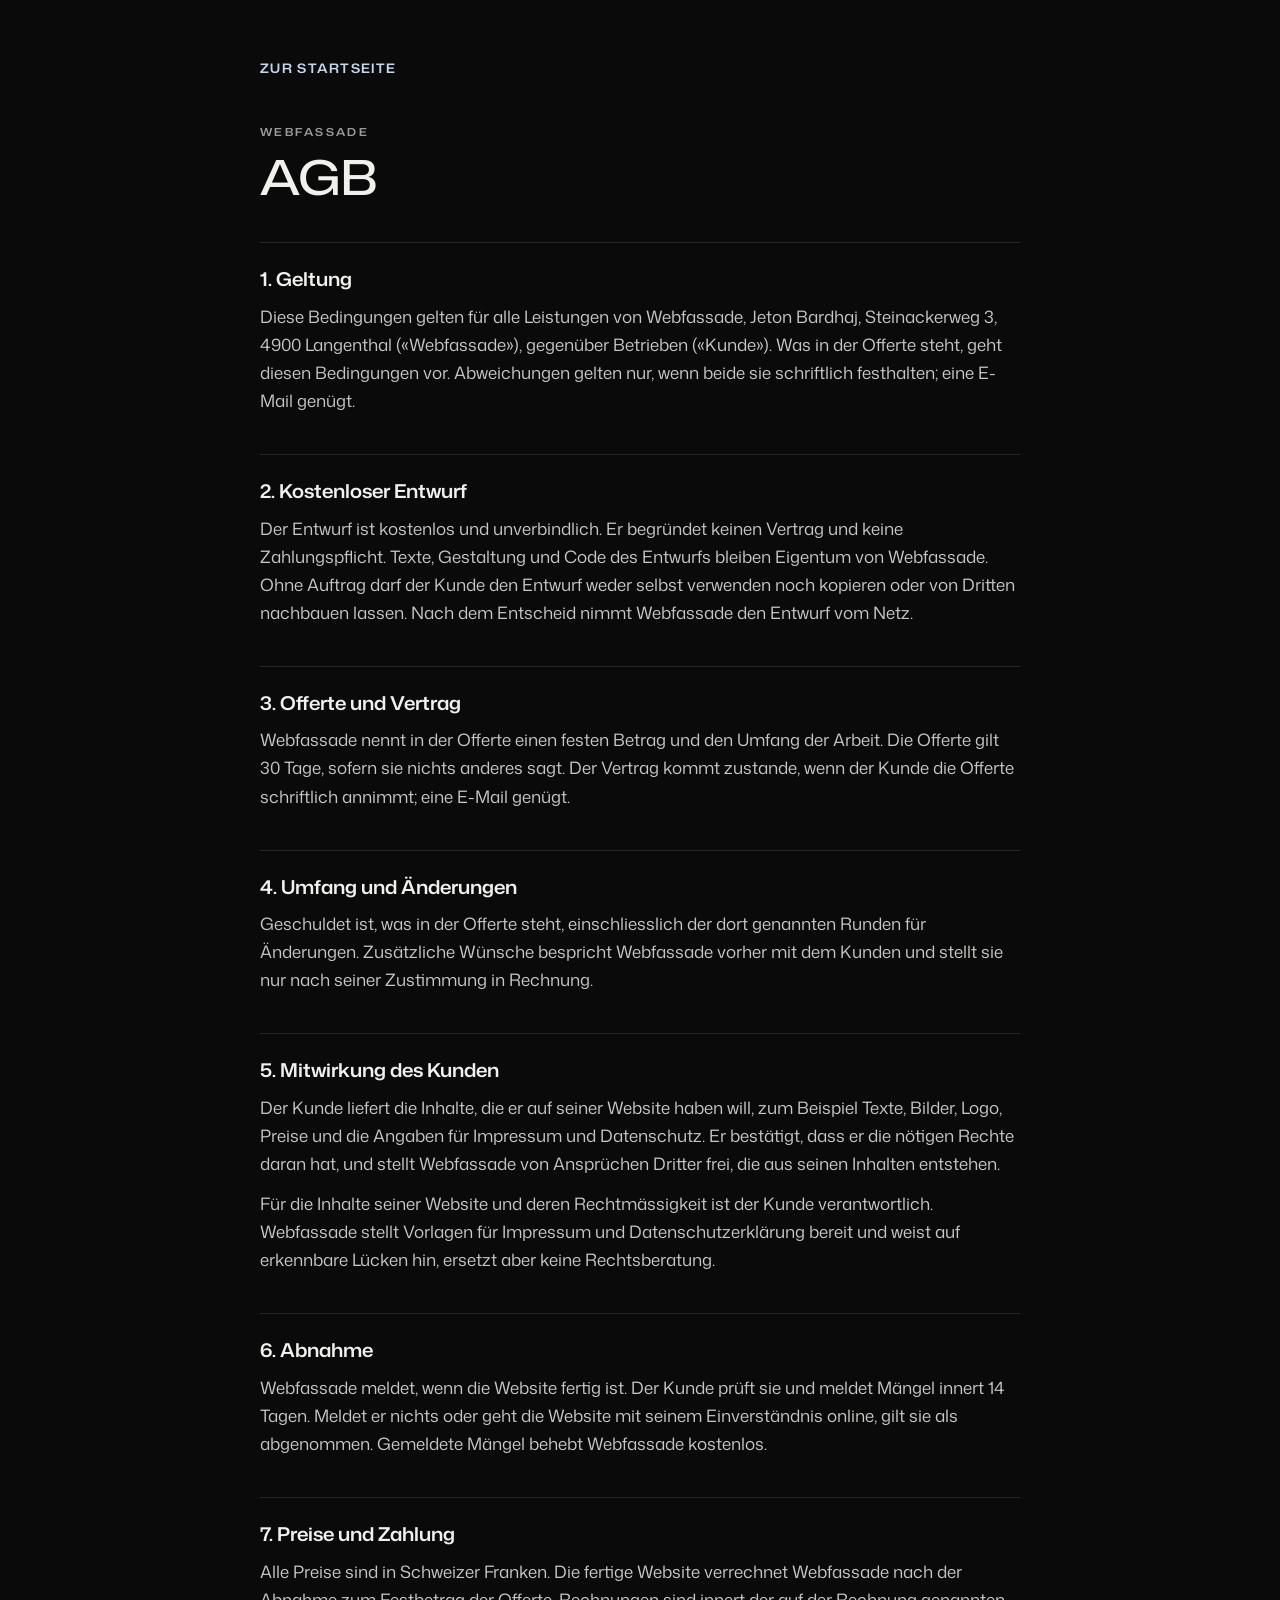
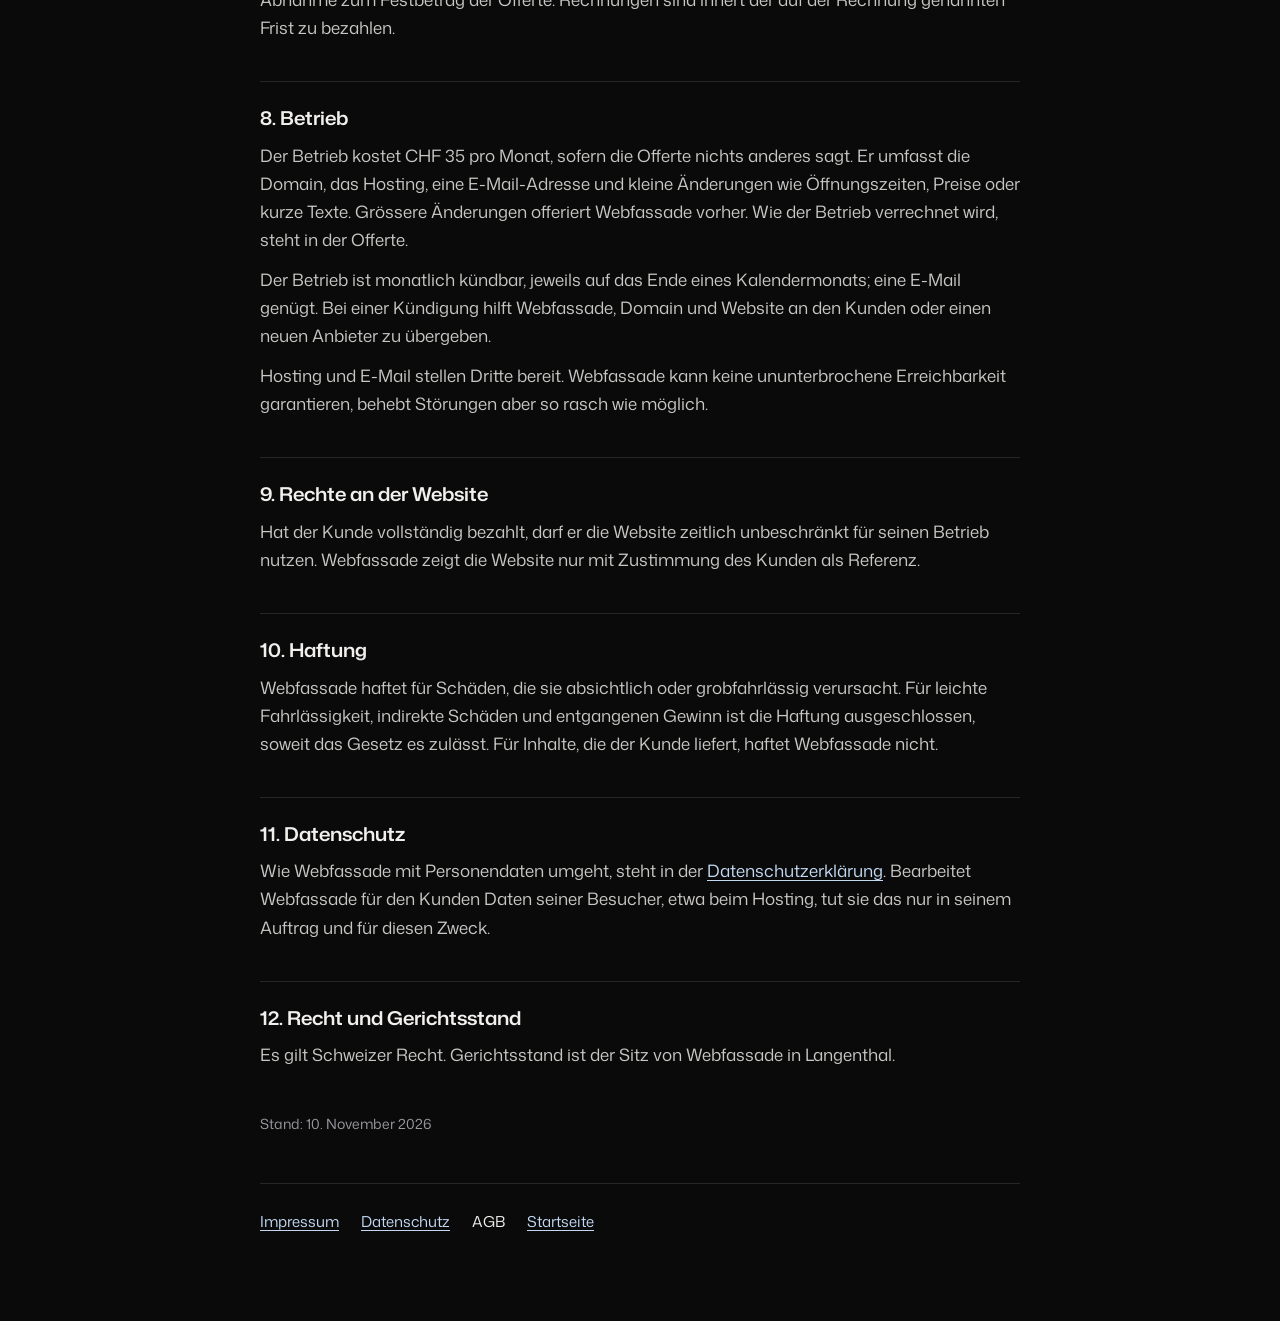
<file: agb.html>
<!doctype html>
<html lang="de-CH">
<head>
<meta charset="utf-8">
<meta name="viewport" content="width=device-width, initial-scale=1">
<title>AGB · Webfassade</title>
<meta name="description" content="Allgemeine Geschäftsbedingungen von Webfassade für Websites und Betrieb.">
<link rel="canonical" href="https://webfassade.ch/agb.html">
<link rel="stylesheet" href="recht.css">
</head>
<body>
<main class="innen">
<a class="zurueck" href="./">Zur Startseite</a>
<span class="marke">Webfassade</span>
<h1>AGB</h1>

<h2>1. Geltung</h2>
<p>Diese Bedingungen gelten für alle Leistungen von Webfassade, Jeton Bardhaj, Steinackerweg 3, 4900 Langenthal («Webfassade»), gegenüber Betrieben («Kunde»). Was in der Offerte steht, geht diesen Bedingungen vor. Abweichungen gelten nur, wenn beide sie schriftlich festhalten; eine E-Mail genügt.</p>
<h2>2. Kostenloser Entwurf</h2>
<p>Der Entwurf ist kostenlos und unverbindlich. Er begründet keinen Vertrag und keine Zahlungspflicht. Texte, Gestaltung und Code des Entwurfs bleiben Eigentum von Webfassade. Ohne Auftrag darf der Kunde den Entwurf weder selbst verwenden noch kopieren oder von Dritten nachbauen lassen. Nach dem Entscheid nimmt Webfassade den Entwurf vom Netz.</p>
<h2>3. Offerte und Vertrag</h2>
<p>Webfassade nennt in der Offerte einen festen Betrag und den Umfang der Arbeit. Die Offerte gilt 30 Tage, sofern sie nichts anderes sagt. Der Vertrag kommt zustande, wenn der Kunde die Offerte schriftlich annimmt; eine E-Mail genügt.</p>
<h2>4. Umfang und Änderungen</h2>
<p>Geschuldet ist, was in der Offerte steht, einschliesslich der dort genannten Runden für Änderungen. Zusätzliche Wünsche bespricht Webfassade vorher mit dem Kunden und stellt sie nur nach seiner Zustimmung in Rechnung.</p>
<h2>5. Mitwirkung des Kunden</h2>
<p>Der Kunde liefert die Inhalte, die er auf seiner Website haben will, zum Beispiel Texte, Bilder, Logo, Preise und die Angaben für Impressum und Datenschutz. Er bestätigt, dass er die nötigen Rechte daran hat, und stellt Webfassade von Ansprüchen Dritter frei, die aus seinen Inhalten entstehen.</p>
<p>Für die Inhalte seiner Website und deren Rechtmässigkeit ist der Kunde verantwortlich. Webfassade stellt Vorlagen für Impressum und Datenschutzerklärung bereit und weist auf erkennbare Lücken hin, ersetzt aber keine Rechtsberatung.</p>
<h2>6. Abnahme</h2>
<p>Webfassade meldet, wenn die Website fertig ist. Der Kunde prüft sie und meldet Mängel innert 14 Tagen. Meldet er nichts oder geht die Website mit seinem Einverständnis online, gilt sie als abgenommen. Gemeldete Mängel behebt Webfassade kostenlos.</p>
<h2>7. Preise und Zahlung</h2>
<p>Alle Preise sind in Schweizer Franken. Die fertige Website verrechnet Webfassade nach der Abnahme zum Festbetrag der Offerte. Rechnungen sind innert der auf der Rechnung genannten Frist zu bezahlen.</p>
<h2>8. Betrieb</h2>
<p>Der Betrieb kostet CHF 35 pro Monat, sofern die Offerte nichts anderes sagt. Er umfasst die Domain, das Hosting, eine E-Mail-Adresse und kleine Änderungen wie Öffnungszeiten, Preise oder kurze Texte. Grössere Änderungen offeriert Webfassade vorher. Wie der Betrieb verrechnet wird, steht in der Offerte.</p>
<p>Der Betrieb ist monatlich kündbar, jeweils auf das Ende eines Kalendermonats; eine E-Mail genügt. Bei einer Kündigung hilft Webfassade, Domain und Website an den Kunden oder einen neuen Anbieter zu übergeben.</p>
<p>Hosting und E-Mail stellen Dritte bereit. Webfassade kann keine ununterbrochene Erreichbarkeit garantieren, behebt Störungen aber so rasch wie möglich.</p>
<h2>9. Rechte an der Website</h2>
<p>Hat der Kunde vollständig bezahlt, darf er die Website zeitlich unbeschränkt für seinen Betrieb nutzen. Webfassade zeigt die Website nur mit Zustimmung des Kunden als Referenz.</p>
<h2>10. Haftung</h2>
<p>Webfassade haftet für Schäden, die sie absichtlich oder grobfahrlässig verursacht. Für leichte Fahrlässigkeit, indirekte Schäden und entgangenen Gewinn ist die Haftung ausgeschlossen, soweit das Gesetz es zulässt. Für Inhalte, die der Kunde liefert, haftet Webfassade nicht.</p>
<h2>11. Datenschutz</h2>
<p>Wie Webfassade mit Personendaten umgeht, steht in der <a href="datenschutz.html">Datenschutzerklärung</a>. Bearbeitet Webfassade für den Kunden Daten seiner Besucher, etwa beim Hosting, tut sie das nur in seinem Auftrag und für diesen Zweck.</p>
<h2>12. Recht und Gerichtsstand</h2>
<p>Es gilt Schweizer Recht. Gerichtsstand ist der Sitz von Webfassade in Langenthal.</p>

<p class="stand">Stand: 10. November 2026</p>
<nav class="recht" aria-label="Rechtliches"><a href="impressum.html">Impressum</a><a href="datenschutz.html">Datenschutz</a><a href="agb.html" aria-current="page">AGB</a><a href="./">Startseite</a></nav>
</main>
</body>
</html>
</file>
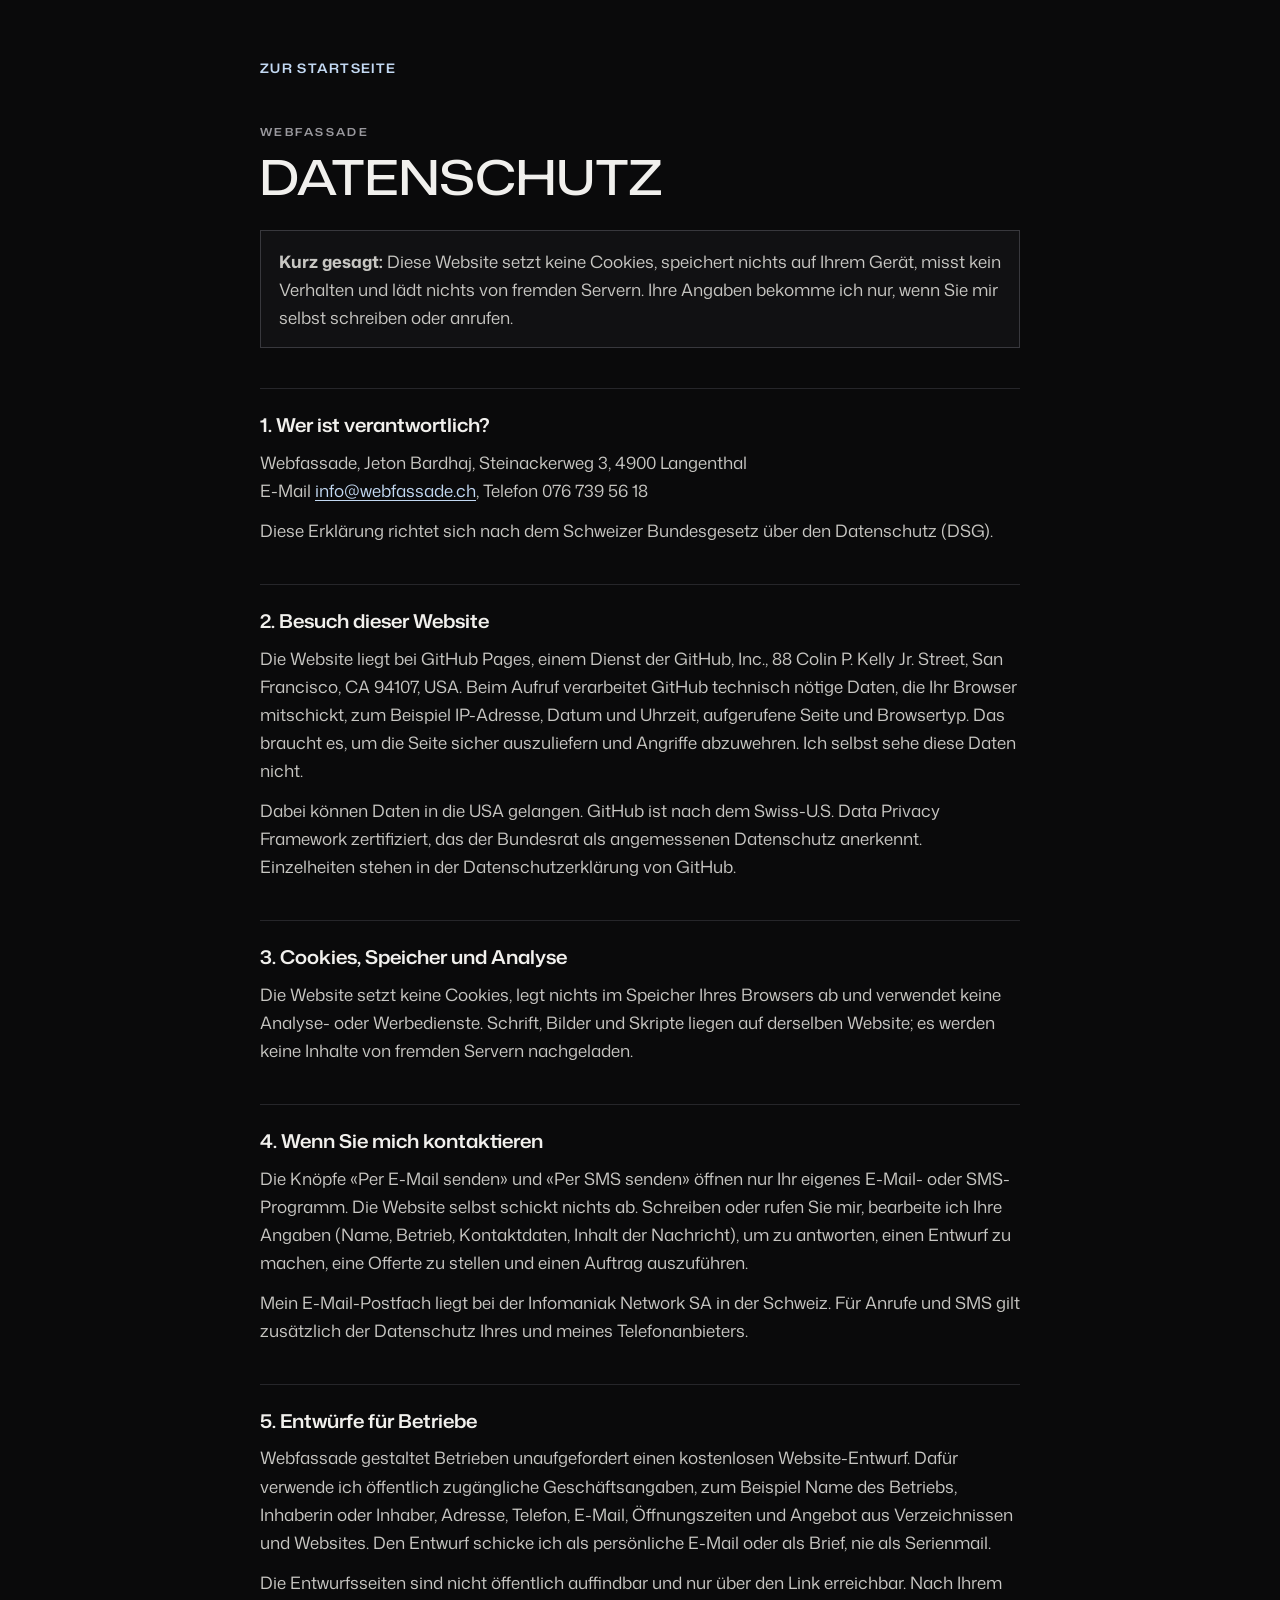
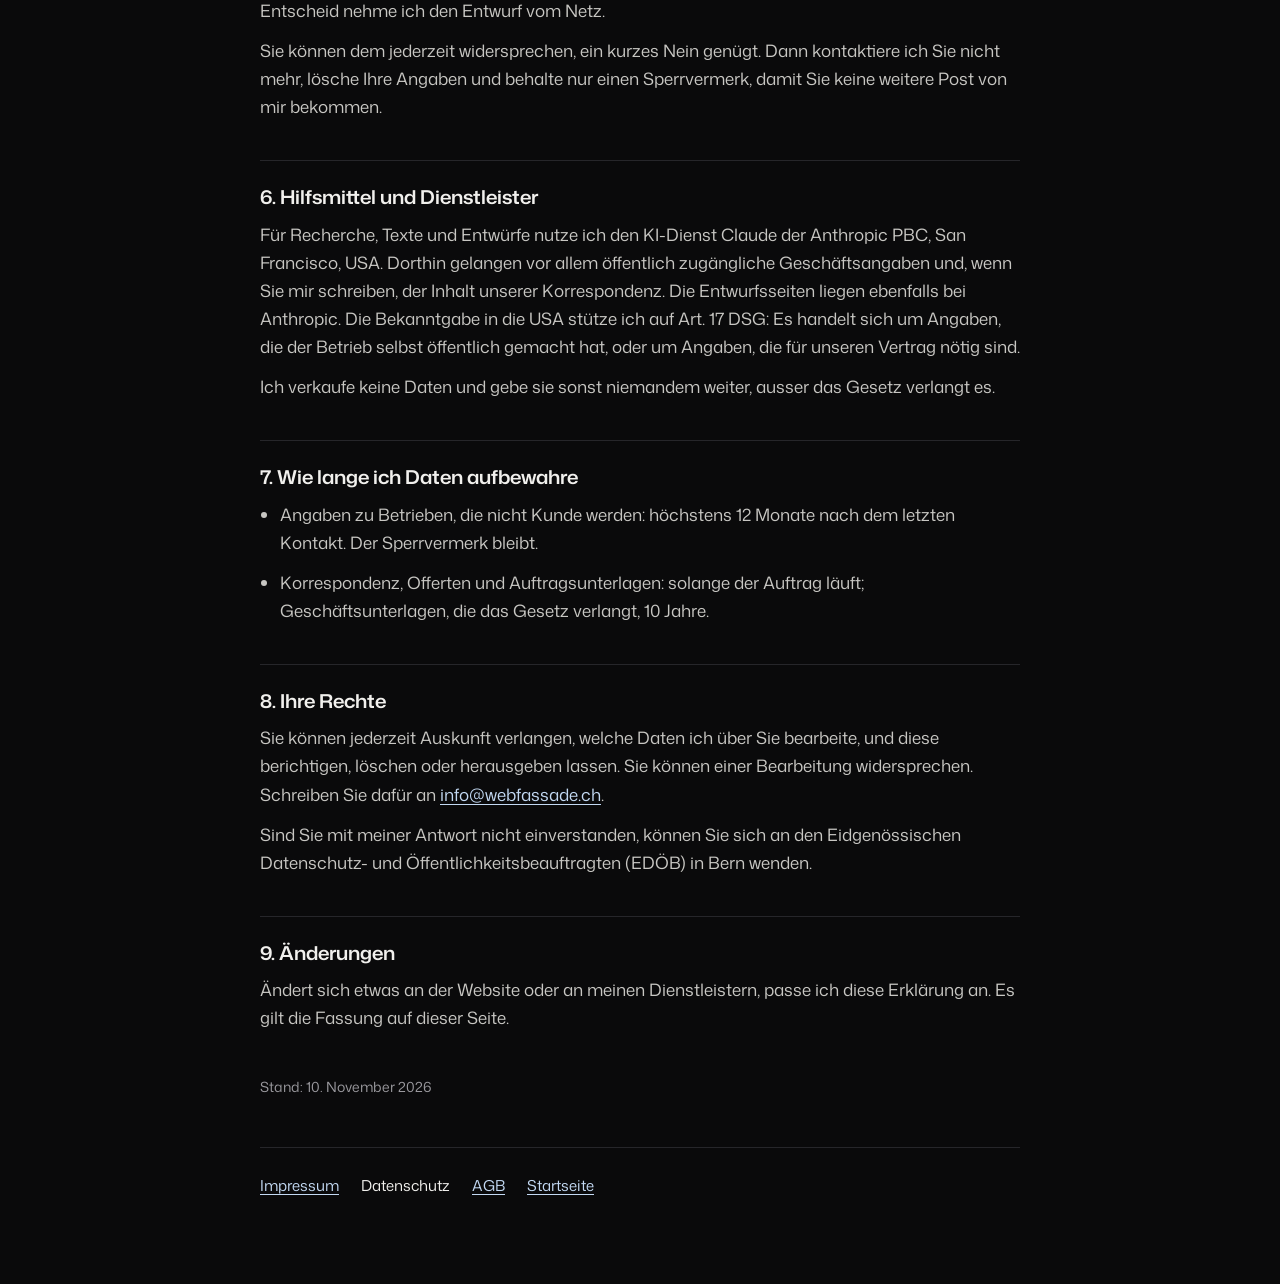
<file: datenschutz.html>
<!doctype html>
<html lang="de-CH">
<head>
<meta charset="utf-8">
<meta name="viewport" content="width=device-width, initial-scale=1">
<title>Datenschutz · Webfassade</title>
<meta name="description" content="Datenschutzerklärung von Webfassade nach dem Schweizer Datenschutzgesetz.">
<link rel="canonical" href="https://webfassade.ch/datenschutz.html">
<link rel="stylesheet" href="recht.css">
</head>
<body>
<main class="innen">
<a class="zurueck" href="./">Zur Startseite</a>
<span class="marke">Webfassade</span>
<h1>Datenschutz</h1>

<p class="kurz"><b>Kurz gesagt:</b> Diese Website setzt keine Cookies, speichert nichts auf Ihrem Gerät, misst kein Verhalten und lädt nichts von fremden Servern. Ihre Angaben bekomme ich nur, wenn Sie mir selbst schreiben oder anrufen.</p>
<h2>1. Wer ist verantwortlich?</h2>
<p>Webfassade, Jeton Bardhaj, Steinackerweg 3, 4900 Langenthal<br>E-Mail <a href="mailto:info@webfassade.ch">info@webfassade.ch</a>, Telefon 076 739 56 18</p>
<p>Diese Erklärung richtet sich nach dem Schweizer Bundesgesetz über den Datenschutz (DSG).</p>
<h2>2. Besuch dieser Website</h2>
<p>Die Website liegt bei GitHub Pages, einem Dienst der GitHub, Inc., 88 Colin P. Kelly Jr. Street, San Francisco, CA 94107, USA. Beim Aufruf verarbeitet GitHub technisch nötige Daten, die Ihr Browser mitschickt, zum Beispiel IP-Adresse, Datum und Uhrzeit, aufgerufene Seite und Browsertyp. Das braucht es, um die Seite sicher auszuliefern und Angriffe abzuwehren. Ich selbst sehe diese Daten nicht.</p>
<p>Dabei können Daten in die USA gelangen. GitHub ist nach dem Swiss-U.S. Data Privacy Framework zertifiziert, das der Bundesrat als angemessenen Datenschutz anerkennt. Einzelheiten stehen in der Datenschutzerklärung von GitHub.</p>
<h2>3. Cookies, Speicher und Analyse</h2>
<p>Die Website setzt keine Cookies, legt nichts im Speicher Ihres Browsers ab und verwendet keine Analyse- oder Werbedienste. Schrift, Bilder und Skripte liegen auf derselben Website; es werden keine Inhalte von fremden Servern nachgeladen.</p>
<h2>4. Wenn Sie mich kontaktieren</h2>
<p>Die Knöpfe «Per E-Mail senden» und «Per SMS senden» öffnen nur Ihr eigenes E-Mail- oder SMS-Programm. Die Website selbst schickt nichts ab. Schreiben oder rufen Sie mir, bearbeite ich Ihre Angaben (Name, Betrieb, Kontaktdaten, Inhalt der Nachricht), um zu antworten, einen Entwurf zu machen, eine Offerte zu stellen und einen Auftrag auszuführen.</p>
<p>Mein E-Mail-Postfach liegt bei der Infomaniak Network SA in der Schweiz. Für Anrufe und SMS gilt zusätzlich der Datenschutz Ihres und meines Telefonanbieters.</p>
<h2>5. Entwürfe für Betriebe</h2>
<p>Webfassade gestaltet Betrieben unaufgefordert einen kostenlosen Website-Entwurf. Dafür verwende ich öffentlich zugängliche Geschäftsangaben, zum Beispiel Name des Betriebs, Inhaberin oder Inhaber, Adresse, Telefon, E-Mail, Öffnungszeiten und Angebot aus Verzeichnissen und Websites. Den Entwurf schicke ich als persönliche E-Mail oder als Brief, nie als Serienmail.</p>
<p>Die Entwurfsseiten sind nicht öffentlich auffindbar und nur über den Link erreichbar. Nach Ihrem Entscheid nehme ich den Entwurf vom Netz.</p>
<p>Sie können dem jederzeit widersprechen, ein kurzes Nein genügt. Dann kontaktiere ich Sie nicht mehr, lösche Ihre Angaben und behalte nur einen Sperrvermerk, damit Sie keine weitere Post von mir bekommen.</p>
<h2>6. Hilfsmittel und Dienstleister</h2>
<p>Für Recherche, Texte und Entwürfe nutze ich den KI-Dienst Claude der Anthropic PBC, San Francisco, USA. Dorthin gelangen vor allem öffentlich zugängliche Geschäftsangaben und, wenn Sie mir schreiben, der Inhalt unserer Korrespondenz. Die Entwurfsseiten liegen ebenfalls bei Anthropic. Die Bekanntgabe in die USA stütze ich auf Art. 17 DSG: Es handelt sich um Angaben, die der Betrieb selbst öffentlich gemacht hat, oder um Angaben, die für unseren Vertrag nötig sind.</p>
<p>Ich verkaufe keine Daten und gebe sie sonst niemandem weiter, ausser das Gesetz verlangt es.</p>
<h2>7. Wie lange ich Daten aufbewahre</h2>
<ul>
<li>Angaben zu Betrieben, die nicht Kunde werden: höchstens 12 Monate nach dem letzten Kontakt. Der Sperrvermerk bleibt.</li>
<li>Korrespondenz, Offerten und Auftragsunterlagen: solange der Auftrag läuft; Geschäftsunterlagen, die das Gesetz verlangt, 10 Jahre.</li>
</ul>
<h2>8. Ihre Rechte</h2>
<p>Sie können jederzeit Auskunft verlangen, welche Daten ich über Sie bearbeite, und diese berichtigen, löschen oder herausgeben lassen. Sie können einer Bearbeitung widersprechen. Schreiben Sie dafür an <a href="mailto:info@webfassade.ch">info@webfassade.ch</a>.</p>
<p>Sind Sie mit meiner Antwort nicht einverstanden, können Sie sich an den Eidgenössischen Datenschutz- und Öffentlichkeitsbeauftragten (EDÖB) in Bern wenden.</p>
<h2>9. Änderungen</h2>
<p>Ändert sich etwas an der Website oder an meinen Dienstleistern, passe ich diese Erklärung an. Es gilt die Fassung auf dieser Seite.</p>

<p class="stand">Stand: 10. November 2026</p>
<nav class="recht" aria-label="Rechtliches"><a href="impressum.html">Impressum</a><a href="datenschutz.html" aria-current="page">Datenschutz</a><a href="agb.html">AGB</a><a href="./">Startseite</a></nav>
</main>
</body>
</html>
</file>
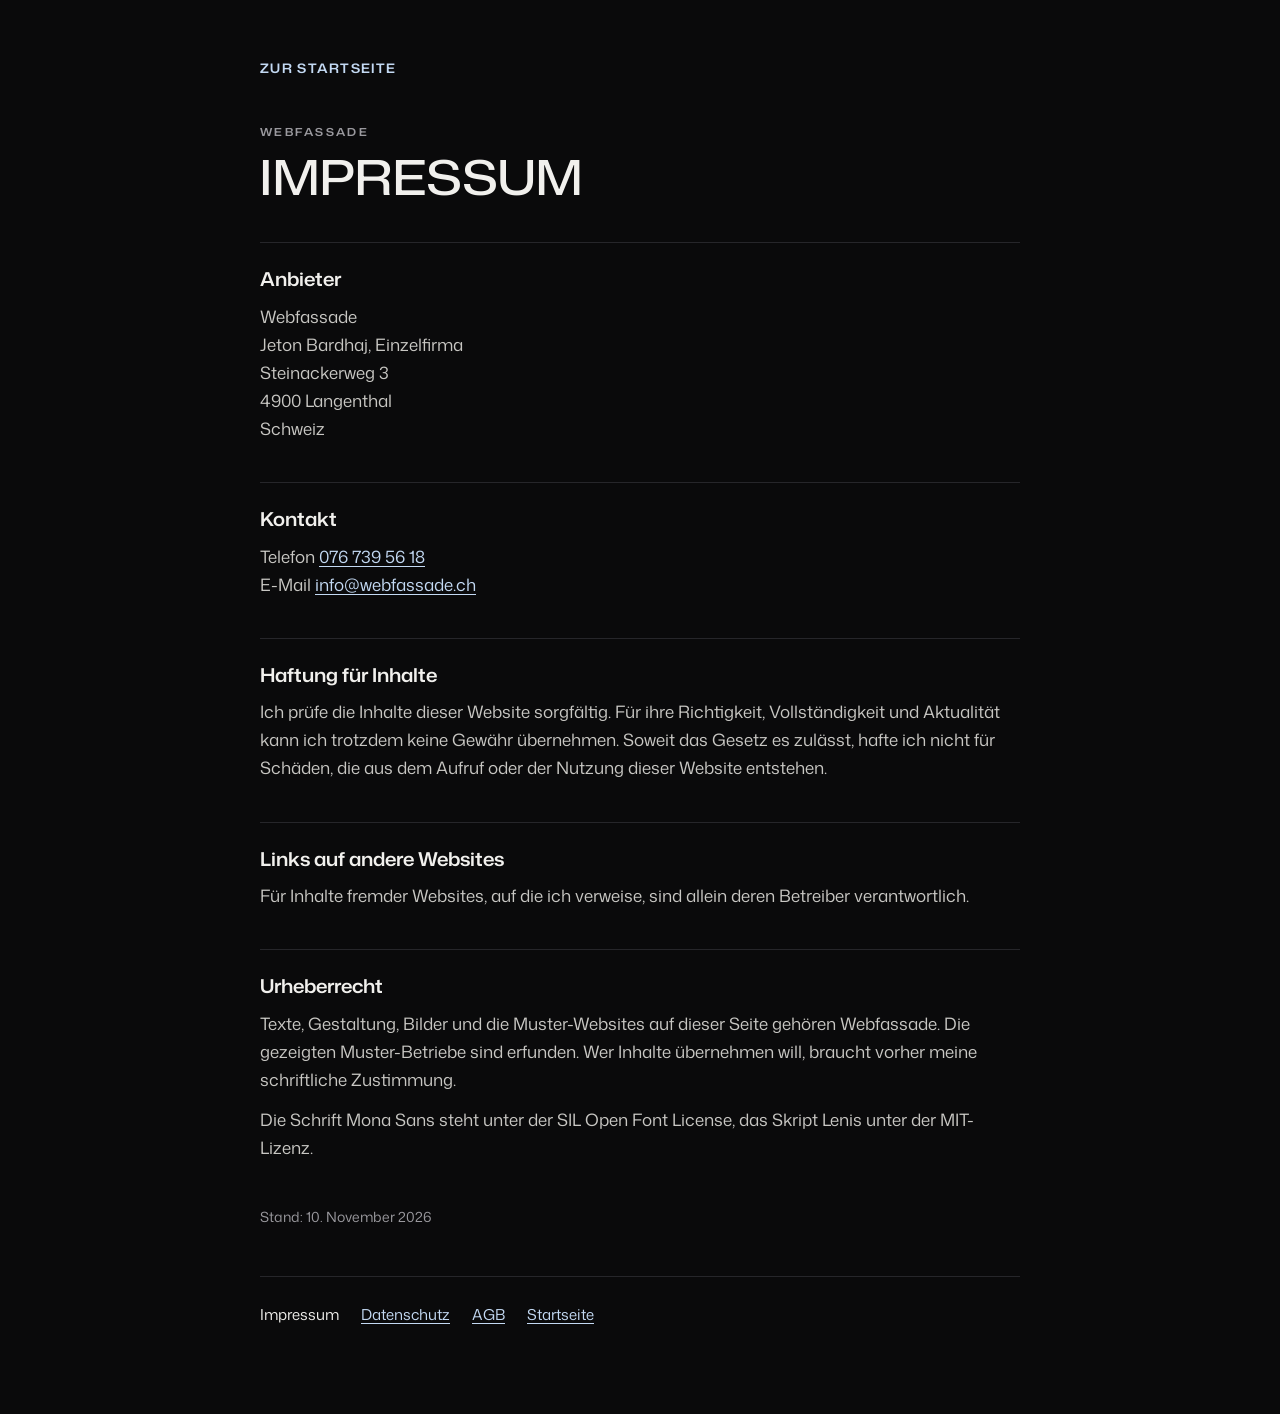
<file: impressum.html>
<!doctype html>
<html lang="de-CH">
<head>
<meta charset="utf-8">
<meta name="viewport" content="width=device-width, initial-scale=1">
<title>Impressum · Webfassade</title>
<meta name="description" content="Impressum von Webfassade, Jeton Bardhaj, Langenthal.">
<link rel="canonical" href="https://webfassade.ch/impressum.html">
<link rel="stylesheet" href="recht.css">
</head>
<body>
<main class="innen">
<a class="zurueck" href="./">Zur Startseite</a>
<span class="marke">Webfassade</span>
<h1>Impressum</h1>

<h2>Anbieter</h2>
<p>Webfassade<br>Jeton Bardhaj, Einzelfirma<br>Steinackerweg 3<br>4900 Langenthal<br>Schweiz</p>
<h2>Kontakt</h2>
<p>Telefon <a href="tel:+41767395618">076 739 56 18</a><br>E-Mail <a href="mailto:info@webfassade.ch">info@webfassade.ch</a></p>
<h2>Haftung für Inhalte</h2>
<p>Ich prüfe die Inhalte dieser Website sorgfältig. Für ihre Richtigkeit, Vollständigkeit und Aktualität kann ich trotzdem keine Gewähr übernehmen. Soweit das Gesetz es zulässt, hafte ich nicht für Schäden, die aus dem Aufruf oder der Nutzung dieser Website entstehen.</p>
<h2>Links auf andere Websites</h2>
<p>Für Inhalte fremder Websites, auf die ich verweise, sind allein deren Betreiber verantwortlich.</p>
<h2>Urheberrecht</h2>
<p>Texte, Gestaltung, Bilder und die Muster-Websites auf dieser Seite gehören Webfassade. Die gezeigten Muster-Betriebe sind erfunden. Wer Inhalte übernehmen will, braucht vorher meine schriftliche Zustimmung.</p>
<p>Die Schrift Mona Sans steht unter der SIL Open Font License, das Skript Lenis unter der MIT-Lizenz.</p>

<p class="stand">Stand: 10. November 2026</p>
<nav class="recht" aria-label="Rechtliches"><a href="impressum.html" aria-current="page">Impressum</a><a href="datenschutz.html">Datenschutz</a><a href="agb.html">AGB</a><a href="./">Startseite</a></nav>
</main>
</body>
</html>
</file>
<file: recht.css>
@font-face{font-family:'Mona Sans';src:url(schriften/mona-sans.woff2) format('woff2');font-weight:200 900;font-stretch:75% 125%;font-display:swap}
:root{--grund:#0A0A0B;--flaeche:#111113;--linie:#26262A;--linie-2:#38383D;--weiss:#F1F0ED;--text:#C8C7C3;--grau:#9A999E;--eis:#C3D9F3}
*{box-sizing:border-box}
html{-webkit-text-size-adjust:100%;background:var(--grund)}
body{margin:0;color:var(--text);background:var(--grund);font:400 17px/1.65 'Mona Sans',Arial,sans-serif;-webkit-font-smoothing:antialiased}
.innen{width:min(760px,100% - 32px);margin-inline:auto;padding:48px 0 80px}
a{color:var(--eis);text-underline-offset:3px}
a:focus-visible{outline:2px solid var(--eis);outline-offset:4px}
.zurueck{display:inline-block;padding:10px 0;font-weight:600;font-stretch:118%;letter-spacing:.1em;text-transform:uppercase;font-size:13px;text-decoration:none}
.marke{display:block;margin-top:34px;color:var(--grau);font-weight:600;font-stretch:125%;letter-spacing:.22em;text-transform:uppercase;font-size:11px}
h1{margin:10px 0 28px;color:var(--weiss);font-weight:500;font-stretch:125%;letter-spacing:.02em;text-transform:uppercase;font-size:clamp(30px,7vw,48px);line-height:1.05;hyphens:manual;overflow-wrap:anywhere}
h2{margin:40px 0 10px;padding-top:24px;border-top:1px solid var(--linie);color:var(--weiss);font-weight:600;font-stretch:110%;font-size:19px;line-height:1.3}
p,li{margin:0 0 12px}
ul{padding-left:20px;margin:0 0 12px}
.kurz{padding:16px 18px;background:var(--flaeche);border:1px solid var(--linie-2)}
.stand{margin-top:44px;color:var(--grau);font-size:14px}
nav.recht{display:flex;flex-wrap:wrap;gap:6px 22px;margin-top:48px;padding-top:20px;border-top:1px solid var(--linie);font-size:15px}
nav.recht a{padding:6px 0}
nav.recht a[aria-current]{color:var(--weiss);text-decoration:none}
</file>
